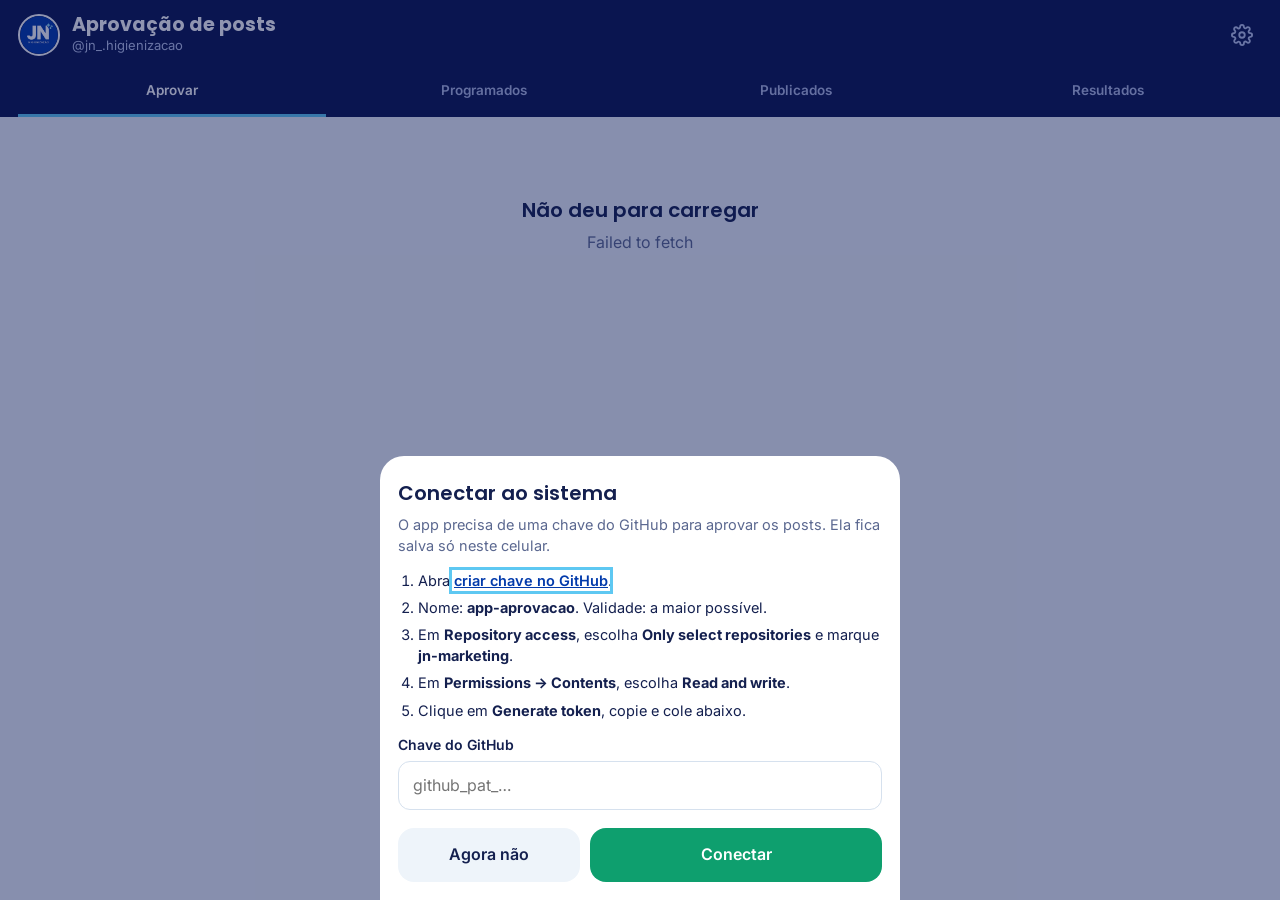
<file: app/index.html>
<!doctype html>
<html lang="pt-BR">
<head>
<meta charset="utf-8">
<meta name="viewport" content="width=device-width, initial-scale=1, viewport-fit=cover">
<title>JN Aprovação</title>
<meta name="theme-color" content="#0B1650">
<meta name="apple-mobile-web-app-capable" content="yes">
<meta name="apple-mobile-web-app-status-bar-style" content="black-translucent">
<meta name="apple-mobile-web-app-title" content="JN Aprova">
<link rel="manifest" href="manifest.json">
<link rel="icon" href="icon-192.png">
<link rel="apple-touch-icon" href="icon-192.png">
<link rel="preconnect" href="https://fonts.googleapis.com">
<link rel="preconnect" href="https://fonts.gstatic.com" crossorigin>
<link href="https://fonts.googleapis.com/css2?family=Poppins:wght@600;700&family=Inter:wght@400;500;600&display=swap" rel="stylesheet">
<style>
:root{
  --noite:#0B1650; --royal:#023AAB; --agua:#5EC8F2; --espuma:#EEF4FA;
  --linha:#D6E1EE; --tinta:#14204F; --suave:#5B6890;
  --ok:#0E9F6E; --ok-claro:#E3F6EE; --nao:#C8384F; --nao-claro:#FBE8EB;
  --raio-g:22px; --raio-p:12px;
  --safe-b: env(safe-area-inset-bottom, 0px);
}
*{box-sizing:border-box;margin:0}
html,body{background:var(--espuma);color:var(--tinta);font:16px/1.45 Inter,system-ui,sans-serif;-webkit-tap-highlight-color:transparent}
button,input,textarea{font:inherit;color:inherit}
button{cursor:pointer;border:0;background:none}
:focus-visible{outline:3px solid var(--agua);outline-offset:2px}
.topo{background:var(--noite);color:#fff;padding:calc(env(safe-area-inset-top,0px) + 14px) 18px 0;position:sticky;top:0;z-index:5}
.marca{display:flex;align-items:center;gap:12px}
.selo{width:42px;height:42px;border-radius:50%;background:var(--royal);color:#fff;display:grid;place-items:center;font:700 17px Poppins,sans-serif;letter-spacing:-.5px;position:relative;flex:none}
img.selo{object-fit:cover;background:none;border:2px solid #fff}
.marca h1{font:700 19px/1.1 Poppins,sans-serif}
.marca p{font-size:13px;color:#B9C4EA}
.abas{display:flex;gap:4px;margin-top:14px}
.aba{flex:1;padding:11px 2px 13px;font-weight:600;font-size:13.5px;white-space:nowrap;color:#AEB9E2;border-bottom:3px solid transparent}
.aba[aria-selected=true]{color:#fff;border-color:var(--agua)}
.aba .n[hidden]{display:none}
.aba .n{display:inline-block;min-width:20px;padding:0 6px;margin-left:4px;border-radius:10px;background:var(--agua);color:var(--noite);font-size:12px;line-height:20px}
main{max-width:520px;margin:0 auto;padding:18px 14px calc(120px + var(--safe-b))}
.vazio{text-align:center;padding:60px 18px;color:var(--suave)}
.vazio strong{display:block;font:600 20px Poppins,sans-serif;color:var(--tinta);margin-bottom:6px}
/* cartão no formato do post do Instagram */
.post{background:#fff;border-radius:var(--raio-g);overflow:hidden;box-shadow:0 1px 0 var(--linha),0 12px 30px -18px rgba(11,22,80,.35);margin-bottom:22px}
.post-cab{display:flex;align-items:center;gap:10px;padding:12px 14px}
.post-cab .selo{width:34px;height:34px;font-size:13px}
.post-cab b{font-weight:600;font-size:14px;display:block}
.post-cab span{font-size:12.5px;color:var(--suave)}
.tipo{margin-left:auto;font-size:12px;font-weight:600;color:var(--royal);background:#E6ECFD;padding:4px 10px;border-radius:20px}
.midia{position:relative;background:#0B1650;display:flex;overflow-x:auto;scroll-snap-type:x mandatory}
.midia::-webkit-scrollbar{display:none}
.midia img,.midia video{width:100%;flex:none;scroll-snap-align:center;display:block;object-fit:cover}
.r-feed img,.r-feed video{aspect-ratio:4/5}
.r-story img,.r-story video{aspect-ratio:9/16;max-height:72vh;object-fit:contain}
.pontos{display:flex;justify-content:center;gap:5px;padding:9px 0 0}
.pontos i{width:6px;height:6px;border-radius:50%;background:var(--linha)}
.pontos i.on{background:var(--royal)}
.corpo{padding:12px 14px 16px}
.quando{display:flex;align-items:center;gap:8px;width:100%;text-align:left;padding:10px 12px;border-radius:var(--raio-p);background:var(--espuma);font-weight:600;font-size:15px}
.quando small{font-weight:400;color:var(--suave);margin-left:auto;font-size:13px}
.legenda{margin-top:10px;white-space:pre-wrap;font-size:14.5px;max-height:7.5em;overflow:hidden;position:relative}
.legenda.aberta{max-height:none}
.legenda:not(.aberta)::after{content:"";position:absolute;inset:auto 0 0;height:2.2em;background:linear-gradient(transparent,#fff)}
.mini{display:flex;gap:16px;margin-top:8px}
.mini button{font-size:14px;font-weight:600;color:var(--royal);padding:6px 0}
.aviso{margin-top:10px;font-size:13.5px;padding:9px 12px;border-radius:var(--raio-p);background:var(--nao-claro);color:#8A1F31}
.acoes{display:grid;grid-template-columns:1fr 1.6fr;gap:10px;padding:0 14px 16px}
.btn{height:54px;border-radius:16px;font-weight:600;font-size:16px;display:flex;align-items:center;justify-content:center;gap:8px}
.btn-nao{background:var(--nao-claro);color:var(--nao)}
.btn-ok{background:var(--ok);color:#fff}
.btn-sec{background:var(--espuma);color:var(--tinta)}
.btn:disabled{opacity:.5}
.status{display:flex;align-items:center;gap:8px;padding:0 14px 16px;font-weight:600;font-size:14.5px}
.status.ok{color:var(--ok)} .status.nao{color:var(--nao)} .status.pub{color:var(--royal)}
.status button{margin-left:auto;font-size:14px;color:var(--suave);font-weight:500;text-decoration:underline}
.barra{position:fixed;left:0;right:0;bottom:0;padding:12px 14px calc(12px + var(--safe-b));background:rgba(238,244,250,.94);backdrop-filter:blur(8px);border-top:1px solid var(--linha)}
.barra .btn{max-width:492px;margin:0 auto;width:100%}
/* folhas (edição e configuração) */
dialog{border:0;padding:0;width:100%;max-width:520px;margin:auto auto 0;border-radius:24px 24px 0 0;background:#fff;color:var(--tinta)}
dialog::backdrop{background:rgba(11,22,80,.45)}
.folha{padding:22px 18px calc(18px + var(--safe-b))}
.folha h2{font:600 20px Poppins,sans-serif;margin-bottom:6px}
.folha p{color:var(--suave);font-size:14.5px;margin-bottom:14px}
.folha label{display:block;font-weight:600;font-size:14px;margin:14px 0 6px}
.folha input,.folha textarea{width:100%;padding:12px 14px;border:1.5px solid var(--linha);border-radius:var(--raio-p);background:#fff;font-size:16px}
.folha textarea{min-height:220px;resize:vertical}
.folha .linha-btn{display:grid;grid-template-columns:1fr 1.6fr;gap:10px;margin-top:18px}
.atalhos{display:flex;flex-wrap:wrap;gap:8px;margin-bottom:12px}.atalhos button{padding:9px 14px;border-radius:20px;background:#E6ECFD;color:var(--royal);font-weight:600;font-size:14px}.atalhos button[aria-pressed=true]{background:var(--royal);color:#fff}
.folha ol{padding-left:20px;font-size:14.5px;color:var(--tinta)} .folha ol li{margin:6px 0}
.folha a{color:var(--royal);font-weight:600}
.toast{position:fixed;left:50%;bottom:calc(96px + var(--safe-b));transform:translate(-50%,20px);opacity:0;background:var(--noite);color:#fff;padding:12px 18px;border-radius:14px;font-weight:600;font-size:14.5px;transition:.25s;z-index:20;max-width:90vw;text-align:center}
.toast.on{opacity:1;transform:translate(-50%,0)}
.carregando{padding:50px 0;text-align:center;color:var(--suave)}
.engrenagem{margin-left:auto;width:40px;height:40px;border-radius:50%;display:grid;place-items:center;color:#B9C4EA}

/* ---------- Resultados ---------- */
.res-topo{display:flex;align-items:center;justify-content:space-between;gap:10px;margin-bottom:14px}
.res-topo small{color:var(--suave);font-size:13px}
.seg{display:inline-flex;background:#fff;border:1px solid var(--linha);border-radius:12px;padding:3px}
.seg button{padding:7px 12px;border-radius:9px;font-weight:600;font-size:13.5px;color:var(--suave)}
.seg button[aria-pressed=true]{background:var(--noite);color:#fff}
.bloco{background:#fff;border-radius:var(--raio-g);padding:16px;margin-bottom:14px;box-shadow:0 1px 0 var(--linha)}
.bloco h2{font:600 16px Poppins,sans-serif;margin-bottom:2px}
.bloco .sub{font-size:13px;color:var(--suave);margin-bottom:12px}
.heroi{display:flex;align-items:flex-end;gap:14px}
.heroi .num{font:700 56px/1 Poppins,sans-serif;color:var(--noite);letter-spacing:-1px}
.heroi .var{font-weight:600;font-size:14px;padding-bottom:8px}
.var.sobe{color:var(--ok)} .var.igual{color:var(--suave)} .var.desce{color:var(--nao)}
.kpis{display:grid;grid-template-columns:1fr 1fr;gap:10px;margin-bottom:14px}
.kpi{background:#fff;border-radius:18px;padding:14px;box-shadow:0 1px 0 var(--linha)}
.kpi b{display:block;font:700 28px/1.1 Poppins,sans-serif;color:var(--noite)}
.kpi span{font-size:13.5px;color:var(--suave)}
.kpi.nd b{color:#9AA6C4;font-size:20px}
.graf{position:relative}
.graf svg{width:100%;height:auto;display:block;overflow:visible}
.graf .tip{position:absolute;transform:translate(-50%,-100%);background:var(--noite);color:#fff;font-size:12.5px;font-weight:600;padding:5px 9px;border-radius:8px;white-space:nowrap;pointer-events:none;opacity:0;transition:opacity .12s}
.graf .tip.on{opacity:1}
.ranking{list-style:none;padding:0;margin:0}
.ranking li{display:grid;grid-template-columns:56px 1fr auto;gap:12px;align-items:center;padding:10px 0;border-top:1px solid var(--espuma)}
.ranking li:first-child{border-top:0}
.ranking img{width:56px;height:70px;object-fit:cover;border-radius:10px;background:var(--espuma)}
.ranking .t{font-size:14px;font-weight:600;line-height:1.3;display:-webkit-box;-webkit-line-clamp:2;-webkit-box-orient:vertical;overflow:hidden}
.ranking .m{font-size:12.5px;color:var(--suave);margin-top:3px}
.ranking .v{text-align:right}
.ranking .v b{display:block;font:700 20px Poppins,sans-serif;color:var(--noite)}
.ranking .v span{font-size:11.5px;color:var(--suave)}
.ranking a{color:inherit;text-decoration:none}
.chips{display:grid;grid-template-columns:auto 1fr;gap:8px 12px;align-items:center;font-size:14px}
.chips b{font-weight:600}
.chips span{display:flex;gap:6px;flex-wrap:wrap}
.chips i{font-style:normal;background:#E6ECFD;color:var(--royal);font-weight:600;padding:3px 9px;border-radius:14px;font-size:13px}
.chips i.hoje{background:var(--royal);color:#fff}
.nota{font-size:13px;color:var(--suave);margin-top:10px}
@media (prefers-reduced-motion:reduce){*{transition:none!important}}
</style>
</head>
<body>
<header class="topo">
  <div class="marca">
    <img class="selo" src="logo.png" alt="" aria-hidden="true">
    <div><h1>Aprovação de posts</h1><p>@jn_.higienizacao</p></div>
    <button class="engrenagem" id="cfg" aria-label="Configurações">
      <svg width="22" height="22" viewBox="0 0 24 24" fill="none" stroke="currentColor" stroke-width="2"><circle cx="12" cy="12" r="3"/><path d="M19.4 15a1.7 1.7 0 0 0 .3 1.8l.1.1a2 2 0 1 1-2.8 2.8l-.1-.1a1.7 1.7 0 0 0-1.8-.3 1.7 1.7 0 0 0-1 1.5V21a2 2 0 1 1-4 0v-.1a1.7 1.7 0 0 0-1.1-1.5 1.7 1.7 0 0 0-1.8.3l-.1.1a2 2 0 1 1-2.8-2.8l.1-.1a1.7 1.7 0 0 0 .3-1.8 1.7 1.7 0 0 0-1.5-1H3a2 2 0 1 1 0-4h.1a1.7 1.7 0 0 0 1.5-1.1 1.7 1.7 0 0 0-.3-1.8l-.1-.1a2 2 0 1 1 2.8-2.8l.1.1a1.7 1.7 0 0 0 1.8.3H9a1.7 1.7 0 0 0 1-1.5V3a2 2 0 1 1 4 0v.1a1.7 1.7 0 0 0 1 1.5 1.7 1.7 0 0 0 1.8-.3l.1-.1a2 2 0 1 1 2.8 2.8l-.1.1a1.7 1.7 0 0 0-.3 1.8V9a1.7 1.7 0 0 0 1.5 1H21a2 2 0 1 1 0 4h-.1a1.7 1.7 0 0 0-1.5 1z"/></svg>
    </button>
  </div>
  <nav class="abas" role="tablist">
    <button class="aba" role="tab" data-aba="pendente" aria-selected="true">Aprovar<span class="n" id="n-pend" hidden></span></button>
    <button class="aba" role="tab" data-aba="programado" aria-selected="false">Programados</button>
    <button class="aba" role="tab" data-aba="publicado" aria-selected="false">Publicados</button>
    <button class="aba" role="tab" data-aba="resultados" aria-selected="false">Resultados</button>
  </nav>
</header>

<main id="lista"><div class="carregando">Carregando…</div></main>

<div class="barra" id="barra" hidden><button class="btn btn-ok" id="aprovar-tudo">Aprovar todos</button></div>

<dialog id="d-legenda"><form method="dialog" class="folha">
  <h2>Editar legenda</h2>
  <textarea id="txt-legenda" aria-label="Legenda"></textarea>
  <div class="linha-btn"><button class="btn btn-sec" value="cancel">Cancelar</button><button class="btn btn-ok" value="ok">Salvar legenda</button></div>
</form></dialog>

<dialog id="d-hora"><form method="dialog" class="folha">
  <h2>Mudar dia e horário</h2>
  <p>Horário de Brasília. O post sai em poucos minutos depois do horário escolhido.</p>
  <div class="atalhos" id="atalhos"></div>
  <input type="datetime-local" id="inp-hora" aria-label="Dia e horário">
  <div class="linha-btn"><button class="btn btn-sec" value="cancel">Cancelar</button><button class="btn btn-ok" value="ok">Salvar horário</button></div>
</form></dialog>

<dialog id="d-cfg"><form method="dialog" class="folha" id="f-cfg">
  <h2>Conectar ao sistema</h2>
  <p>O app precisa de uma chave do GitHub para aprovar os posts. Ela fica salva só neste celular.</p>
  <ol>
    <li>Abra <a href="https://github.com/settings/personal-access-tokens/new" target="_blank" rel="noopener">criar chave no GitHub</a>.</li>
    <li>Nome: <b>app-aprovacao</b>. Validade: a maior possível.</li>
    <li>Em <b>Repository access</b>, escolha <b>Only select repositories</b> e marque <b>jn-marketing</b>.</li>
    <li>Em <b>Permissions → Contents</b>, escolha <b>Read and write</b>.</li>
    <li>Clique em <b>Generate token</b>, copie e cole abaixo.</li>
  </ol>
  <label for="inp-token">Chave do GitHub</label>
  <input id="inp-token" type="password" autocomplete="off" placeholder="github_pat_…">
  <div class="linha-btn"><button class="btn btn-sec" value="cancel" id="cfg-cancel">Agora não</button><button class="btn btn-ok" value="ok">Conectar</button></div>
</form></dialog>

<div class="toast" id="toast" role="status" aria-live="polite"></div>

<script>
const REPO = "JoeversonSK/jn-marketing", BRANCH = "main";
const RAW = `https://raw.githubusercontent.com/${REPO}/${BRANCH}/`;
const API = `https://api.github.com/repos/${REPO}/contents/`;
const TIPOS = {post:"Post", carrossel:"Carrossel", reel:"Reel", story:"Story"};
let aba = "pendente", itens = [], ocupado = false, metricas = null, periodo = "7d";

const $ = s => document.querySelector(s);
const ler = k => { try { return localStorage.getItem(k) } catch { return null } };
const gravar = (k,v) => { try { v==null ? localStorage.removeItem(k) : localStorage.setItem(k,v) } catch {} };
let token = ler("jn_token");

function toast(t){ const el=$("#toast"); el.textContent=t; el.classList.add("on"); clearTimeout(el._t); el._t=setTimeout(()=>el.classList.remove("on"),2600) }

async function gh(path, opt={}){
  const h = {Accept:"application/vnd.github+json"};
  if (token) h.Authorization = `Bearer ${token}`;
  const r = await fetch(API+path+(opt.method?"":`?ref=${BRANCH}&t=${Date.now()}`), {...opt, headers:{...h, ...(opt.headers||{})}, cache:"no-store"});
  if (r.status===401) { gravar("jn_token",null); token=null; throw new Error("A chave do GitHub não é válida. Conecte de novo em Configurações.") }
  if (r.status===403 && opt.method) throw new Error("A chave não tem permissão de escrita. Crie de novo com Contents: Read and write.");
  if (r.status===404) return null;
  if (!r.ok) throw new Error(`O GitHub respondeu ${r.status}. Tente de novo em instantes.`);
  return r.json();
}
const b64dec = s => new TextDecoder().decode(Uint8Array.from(atob(s.replace(/\n/g,"")), c=>c.charCodeAt(0)));
const b64enc = s => { const b=new TextEncoder().encode(s); let t=""; b.forEach(c=>t+=String.fromCharCode(c)); return btoa(t) };

async function carregarPasta(pasta){
  const lista = await gh(pasta) || [];
  const dirs = lista.filter(x=>x.type==="dir");
  return Promise.all(dirs.map(async d=>{
    const f = await gh(`${pasta}/${d.name}/post.json`);
    if (!f) return null;
    try { return {pasta, nome:d.name, sha:f.sha, dados:JSON.parse(b64dec(f.content))} } catch { return null }
  })).then(a=>a.filter(Boolean));
}

function estado(it){
  const d=it.dados;
  if (it.pasta==="publicado" || d.media_id) return "publicado";
  if (d.recusado) return "recusado";
  if (d.falhou) return "falhou";
  return d.aprovado ? "programado" : "pendente";
}

async function carregar(){
  $("#lista").innerHTML='<div class="carregando">Carregando…</div>';
  try{
    const [a,b,m] = await Promise.all([carregarPasta("conteudo"), carregarPasta("publicado"),
      gh("dados/metricas.json").then(f=>f?JSON.parse(b64dec(f.content)):null).catch(()=>null)]);
    itens = [...a, ...b]; metricas = m;
    desenhar();
  }catch(e){ $("#lista").innerHTML=`<div class="vazio"><strong>Não deu para carregar</strong>${e.message}</div>` }
}

function dataBR(iso){
  const d=new Date(iso);
  const dia=d.toLocaleDateString("pt-BR",{weekday:"long",day:"2-digit",month:"2-digit",timeZone:"America/Sao_Paulo"});
  const h=d.toLocaleTimeString("pt-BR",{hour:"2-digit",minute:"2-digit",timeZone:"America/Sao_Paulo"});
  return {dia:dia.charAt(0).toUpperCase()+dia.slice(1), h};
}
function falta(iso){
  const m=Math.round((new Date(iso)-Date.now())/60000);
  if (m<0) return "horário já passou";
  if (m<60) return `em ${m} min`;
  if (m<1440) return `em ${Math.round(m/60)} h`;
  return `em ${Math.round(m/1440)} dia(s)`;
}

function cartao(it){
  const d=it.dados, st=estado(it), story=d.tipo==="story"||d.tipo==="reel";
  const arqs = d.tipo==="reel" ? [d.arquivos[0]] : d.arquivos;
  const midia = arqs.map(a=>{
    const u=RAW+`${it.pasta}/${it.nome}/${a}`;
    return a.toLowerCase().endsWith(".mp4")
      ? `<video src="${u}" ${d.capa?`poster="${RAW}${it.pasta}/${it.nome}/${d.capa}"`:""} controls playsinline preload="metadata"></video>`
      : `<img src="${u}" alt="Arte ${TIPOS[d.tipo]||""}" loading="lazy">`;
  }).join("");
  const {dia,h}=dataBR(d.publicar_em);
  const pontos = arqs.length>1 ? `<div class="pontos">${arqs.map((_,i)=>`<i class="${i?"":"on"}"></i>`).join("")}</div>` : "";
  const leg = d.legenda ? `<div class="legenda" data-leg><b>jn_.higienizacao</b> ${esc(d.legenda)}</div>` : "";
  const editar = st==="publicado" ? "" : `<div class="mini">${d.tipo!=="story"?'<button data-acao="legenda">Editar legenda</button>':""}${d.legenda?'<button data-acao="mais">Ver tudo</button>':""}</div>`;
  const erro = d.ultimo_erro && st!=="publicado" ? `<div class="aviso">Último erro ao publicar: ${esc(d.ultimo_erro)}</div>` : "";
  let rodape="";
  if (st==="pendente") rodape=`<div class="acoes"><button class="btn btn-nao" data-acao="recusar">Recusar</button><button class="btn btn-ok" data-acao="aprovar">Aprovar</button></div>`;
  else if (st==="programado") rodape=`<div class="status ok">✓ Aprovado · sai ${falta(d.publicar_em)}<button data-acao="desfazer">Desfazer</button></div>`;
  else if (st==="recusado") rodape=`<div class="status nao">Recusado<button data-acao="desfazer">Desfazer</button></div>`;
  else if (st==="falhou") rodape=`<div class="status nao">Falhou ao publicar<button data-acao="tentar">Tentar de novo</button></div>`;
  else rodape=`<div class="status pub">Publicado no Instagram</div>`;
  return `<article class="post" data-nome="${it.nome}" data-pasta="${it.pasta}">
    <div class="post-cab"><img class="selo" src="logo.png" alt="" aria-hidden="true"><div><b>jn_.higienizacao</b><span>Juazeiro do Norte</span></div><span class="tipo">${TIPOS[d.tipo]||d.tipo}</span></div>
    <div class="midia ${story?"r-story":"r-feed"}">${midia}</div>${pontos}
    <div class="corpo">
      <button class="quando" data-acao="${st==="publicado"?"":"hora"}" ${st==="publicado"?"disabled":""}>${dia}, ${h}<small>${st==="publicado"?"":"mudar"}</small></button>
      ${leg}${editar}${erro}
    </div>${rodape}</article>`;
}
const esc = s => String(s).replace(/[&<>"]/g, c=>({"&":"&amp;","<":"&lt;",">":"&gt;",'"':"&quot;"}[c]));

function desenhar(){
  if (aba==="resultados") { const n=$("#n-pend"); const p=itens.filter(i=>estado(i)==="pendente").length; n.hidden=!p; n.textContent=p; $("#barra").hidden=true; return desenharResultados() }
  const pend = itens.filter(i=>estado(i)==="pendente");
  const n=$("#n-pend"); n.hidden=!pend.length; n.textContent=pend.length;
  let vis;
  if (aba==="pendente") vis=pend;
  else if (aba==="programado") vis=itens.filter(i=>["programado","recusado","falhou"].includes(estado(i)));
  else vis=itens.filter(i=>estado(i)==="publicado").reverse();
  vis.sort((a,b)=>aba==="publicado"?0:a.dados.publicar_em.localeCompare(b.dados.publicar_em));
  const vazio = {pendente:["Tudo aprovado","Quando tiver post novo, ele aparece aqui."],
                 programado:["Nada programado","Aprove posts na aba Aprovar."],
                 publicado:["Nada publicado ainda","Os posts publicados aparecem aqui."]}[aba];
  $("#lista").innerHTML = vis.length ? vis.map(cartao).join("") : `<div class="vazio"><strong>${vazio[0]}</strong>${vazio[1]}</div>`;
  $("#barra").hidden = !(aba==="pendente" && pend.length>1);
  document.querySelectorAll(".midia").forEach(m=>m.addEventListener("scroll",()=>{
    const i=Math.round(m.scrollLeft/m.clientWidth), p=m.nextElementSibling;
    if (p&&p.classList.contains("pontos")) [...p.children].forEach((x,j)=>x.classList.toggle("on",j===i));
  },{passive:true}));
}

async function salvar(it, mudar, msg){
  if (!token) { abrirCfg(); throw new Error("Conecte o app primeiro.") }
  const f = await gh(`${it.pasta}/${it.nome}/post.json`);   // pega a versão mais nova
  const dados = {...JSON.parse(b64dec(f.content)), ...mudar};
  Object.keys(mudar).forEach(k=>{ if (mudar[k]===undefined) delete dados[k] });
  const r = await gh(`${it.pasta}/${it.nome}/post.json`, {method:"PUT", body:JSON.stringify({
    message:`${msg}: ${it.nome}`, branch:BRANCH, sha:f.sha,
    content:b64enc(JSON.stringify(dados,null,2)+"\n")})});
  it.dados=dados; it.sha=r.content.sha;
}

async function agir(acao, art){
  const it = itens.find(i=>i.nome===art.dataset.nome && i.pasta===art.dataset.pasta);
  if (!it || ocupado) return;
  if (acao==="mais"){ art.querySelector("[data-leg]")?.classList.toggle("aberta"); return }
  if (acao==="legenda"){ $("#txt-legenda").value=it.dados.legenda||""; $("#d-legenda").showModal(); $("#d-legenda")._it=it; return }
  if (acao==="hora"){
    const d=new Date(it.dados.publicar_em), l=new Date(d.getTime()-3*3600e3);
    $("#inp-hora").value=l.toISOString().slice(0,16); montarAtalhos(); $("#d-hora").showModal(); $("#d-hora")._it=it; return }
  const ops = {
    aprovar:[{aprovado:true, recusado:undefined},"Aprovado pelo app","Aprovado. Vai sair no horário."],
    recusar:[{aprovado:false, recusado:true},"Recusado pelo app","Recusado. Não vai ser publicado."],
    desfazer:[{aprovado:false, recusado:undefined},"Voltou para aprovação","Voltou para Para aprovar."],
    tentar:[{falhou:undefined, tentativas:undefined, ultimo_erro:undefined},"Nova tentativa","Vai tentar de novo na próxima hora."],
  }[acao];
  if (!ops) return;
  await executar(art, ()=>salvar(it, ops[0], ops[1]), ops[2]);
}

async function executar(art, fn, ok){
  ocupado=true; art?.querySelectorAll("button").forEach(b=>b.disabled=true);
  try{ await fn(); toast(ok); desenhar() }
  catch(e){ toast(e.message); art?.querySelectorAll("button").forEach(b=>b.disabled=false) }
  finally{ ocupado=false }
}

$("#lista").addEventListener("click", e=>{
  const b=e.target.closest("[data-acao]"); if(!b||!b.dataset.acao) return;
  agir(b.dataset.acao, b.closest(".post"));
});
document.querySelectorAll(".aba").forEach(b=>b.addEventListener("click",()=>{
  aba=b.dataset.aba; document.querySelectorAll(".aba").forEach(x=>x.setAttribute("aria-selected",x===b)); desenhar(); scrollTo(0,0);
}));
$("#aprovar-tudo").addEventListener("click", async ()=>{
  const pend=itens.filter(i=>estado(i)==="pendente");
  await executar(null, async()=>{ for (const it of pend) await salvar(it,{aprovado:true,recusado:undefined},"Aprovado pelo app") },
    `${pend.length} posts aprovados.`);
});
$("#d-legenda").addEventListener("close", async e=>{
  const d=e.target; if (d.returnValue!=="ok") return;
  const it=d._it, t=$("#txt-legenda").value.trim();
  if (t.length>2200) return toast("A legenda passou de 2.200 caracteres.");
  await executar(null, ()=>salvar(it,{legenda:t},"Legenda editada pelo app"), "Legenda salva.");
});
$("#d-hora").addEventListener("close", async e=>{
  const d=e.target; if (d.returnValue!=="ok" || !$("#inp-hora").value) return;
  const iso=$("#inp-hora").value+":00-03:00";
  await executar(null, ()=>salvar(d._it,{publicar_em:iso},"Horário mudado pelo app"), "Horário salvo.");
});

/* ---------- Resultados ---------- */
const fmt = v => v==null ? "—" : Number(v).toLocaleString("pt-BR");
const NOMES_DIA = {seg:"Segunda",ter:"Terça",qua:"Quarta",qui:"Quinta",sex:"Sexta",sab:"Sábado",dom:"Domingo"};
const TIPO_IG = {feed:"Post",reels:"Reel",reel:"Reel",story:"Story",carousel_album:"Carrossel",image:"Post",video:"Vídeo"};

function imagemPropria(mediaId){
  const it = itens.find(i=>i.dados.media_id===mediaId);
  if (!it) return null;
  const d=it.dados, a=d.capa || d.arquivos.find(x=>/\.jpe?g$/i.test(x));
  return a ? RAW+`${it.pasta}/${it.nome}/${a}` : null;
}

function grafBarras(pontos, rotulo){   // pontos: [{x:"dd/mm", v:n, dica:"..."}]
  const W=340,H=150,pb=22,pt=8,n=pontos.length; if(!n) return "";
  const max=Math.max(1,...pontos.map(p=>p.v||0)), passo=W/n, larg=Math.max(4,passo-2);
  const y=v=>pt+(H-pb-pt)*(1-v/max);
  const grade=[0.5,1].map(f=>`<line x1="0" x2="${W}" y1="${y(max*f)}" y2="${y(max*f)}" stroke="#E3EAF3" stroke-width="1"/><text x="${W}" y="${y(max*f)-4}" text-anchor="end" font-size="10" fill="#8A96B8">${fmt(Math.round(max*f))}</text>`).join("");
  const barras=pontos.map((p,i)=>{
    const x=i*passo+(passo-larg)/2, h=Math.max((H-pb-pt)*((p.v||0)/max),p.v?2:0), y0=H-pb, r=Math.min(4,larg/2,h);
    const d = h? `M${x},${y0} V${y0-h+r} Q${x},${y0-h} ${x+r},${y0-h} H${x+larg-r} Q${x+larg},${y0-h} ${x+larg},${y0-h+r} V${y0} Z` : "";
    return `<path d="${d}" fill="#023AAB"/><rect x="${i*passo}" y="0" width="${passo}" height="${H}" fill="transparent" data-tip="${esc(p.dica)}" data-cx="${x+larg/2}" data-cy="${y0-h}"/>`;
  }).join("");
  const cada=Math.ceil(n/6);
  const eixo=pontos.map((p,i)=> i%cada===0||i===n-1 ? `<text x="${i*passo+passo/2}" y="${H-6}" text-anchor="middle" font-size="10" fill="#8A96B8">${p.x}</text>`:"").join("");
  return `<div class="graf" role="img" aria-label="${esc(rotulo)}"><svg viewBox="0 0 ${W} ${H}">${grade}<line x1="0" x2="${W}" y1="${H-pb}" y2="${H-pb}" stroke="#C9D5E6"/>${barras}${eixo}</svg><div class="tip"></div></div>`;
}

function grafLinha(pontos, rotulo){
  const W=340,H=130,pb=22,pt=14,n=pontos.length;
  const vs=pontos.map(p=>p.v), min=Math.min(...vs), max=Math.max(...vs), faixa=Math.max(1,max-min);
  const x=i=> n===1? W/2 : 6+(W-40)*i/(n-1), y=v=>pt+(H-pb-pt)*(1-(v-min)/faixa);
  const linha=pontos.map((p,i)=>`${i?"L":"M"}${x(i)},${y(p.v)}`).join(" ");
  const ult=pontos[n-1];
  const alvos=pontos.map((p,i)=>`<rect x="${x(i)-12}" y="0" width="24" height="${H}" fill="transparent" data-tip="${esc(p.dica)}" data-cx="${x(i)}" data-cy="${y(p.v)}"/>`).join("");
  const eixo=[0,n-1].filter((v,i,a)=>a.indexOf(v)===i).map(i=>`<text x="${x(i)}" y="${H-6}" text-anchor="${i?"end":"start"}" font-size="10" fill="#8A96B8">${pontos[i].x}</text>`).join("");
  return `<div class="graf" role="img" aria-label="${esc(rotulo)}"><svg viewBox="0 0 ${W} ${H}"><line x1="0" x2="${W}" y1="${H-pb}" y2="${H-pb}" stroke="#C9D5E6"/>
    <path d="${linha}" fill="none" stroke="#023AAB" stroke-width="2" stroke-linejoin="round" stroke-linecap="round"/>
    <circle cx="${x(n-1)}" cy="${y(ult.v)}" r="4.5" fill="#023AAB" stroke="#fff" stroke-width="2"/>
    <text x="${x(n-1)+8}" y="${y(ult.v)+4}" font-size="12" font-weight="700" fill="#14204F">${fmt(ult.v)}</text>${alvos}${eixo}</svg><div class="tip"></div></div>`;
}

function ligarDicas(raiz){
  raiz.querySelectorAll(".graf").forEach(g=>{
    const tip=g.querySelector(".tip"), svg=g.querySelector("svg");
    const mostrar=e=>{ const r=e.target.closest("[data-tip]"); if(!r){tip.classList.remove("on");return}
      const k=svg.getBoundingClientRect().width/svg.viewBox.baseVal.width;
      tip.textContent=r.dataset.tip; tip.style.left=(r.dataset.cx*k)+"px"; tip.style.top=(r.dataset.cy*k-6)+"px"; tip.classList.add("on") };
    svg.addEventListener("pointermove",mostrar); svg.addEventListener("pointerdown",mostrar);
    svg.addEventListener("pointerleave",()=>tip.classList.remove("on"));
  });
}

function desenharResultados(){
  const m=metricas, L=$("#lista");
  if(!m){ L.innerHTML=`<div class="vazio"><strong>Ainda sem números</strong>O robô coleta os resultados do Instagram de hora em hora. Volte daqui a pouco.</div>`; return }
  const c=m.conta[periodo]||{}, hist=m.historico||[];
  const seg=m.perfil.followers_count, dias=periodo==="7d"?7:28;
  const base=[...hist].reverse().find(h=>(new Date(m.atualizado_em)-new Date(h.data+"T12:00:00-03:00"))/864e5>=dias-0.5) || hist[0];
  const dif = base && base.data!==m.atualizado_em.slice(0,10) ? seg-base.seguidores : null;
  const varTxt = dif==null ? "" : dif>0 ? `<span class="var sobe">+${dif} desde ${base.data.slice(8,10)}/${base.data.slice(5,7)}</span>` : dif<0 ? `<span class="var desce">${dif} desde ${base.data.slice(8,10)}/${base.data.slice(5,7)}</span>` : `<span class="var igual">igual a ${base.data.slice(8,10)}/${base.data.slice(5,7)}</span>`;
  const kpi=(v,t)=>`<div class="kpi ${v==null?"nd":""}"><b>${v==null?"indisponível":fmt(v)}</b><span>${t}</span></div>`;
  const quando=new Date(m.atualizado_em).toLocaleString("pt-BR",{day:"2-digit",month:"2-digit",hour:"2-digit",minute:"2-digit",timeZone:"America/Sao_Paulo"});

  const serie=(m.series.reach||[]).slice(-dias).map(p=>({x:p.data.slice(8,10)+"/"+p.data.slice(5,7),v:p.valor,dica:`${p.data.slice(8,10)}/${p.data.slice(5,7)}: ${fmt(p.valor)} contas`}));
  const histP=hist.map(h=>({x:h.data.slice(8,10)+"/"+h.data.slice(5,7),v:h.seguidores,dica:`${h.data.slice(8,10)}/${h.data.slice(5,7)}: ${fmt(h.seguidores)} seguidores`}));

  const posts=[...m.posts].sort((a,b)=>(b.reach||0)-(a.reach||0));
  const linhaPost=p=>{const img=imagemPropria(p.id)||p.imagem||"", d=new Date(p.data);
    const dt=d.toLocaleDateString("pt-BR",{day:"2-digit",month:"2-digit",timeZone:"America/Sao_Paulo"})+" às "+d.toLocaleTimeString("pt-BR",{hour:"2-digit",minute:"2-digit",timeZone:"America/Sao_Paulo"});
    const extra = p.navigation!=null ? `${fmt(p.views)} visualizações · ${fmt(p.navigation)} toques` : `${fmt(p.views)} visualizações · ${fmt(p.total_interactions)} interações`;
    return `<li><a href="${p.link||"#"}" target="_blank" rel="noopener"><img src="${img}" alt="" loading="lazy" onerror="this.style.visibility='hidden'"></a>
      <div><div class="t">${esc(p.legenda||TIPO_IG[p.tipo]||"Story")}</div><div class="m">${p.tipo==="story"?"":(TIPO_IG[p.tipo]||"Post")+" · "}${dt}<br>${extra}</div></div>
      <div class="v"><b>${fmt(p.reach)}</b><span>alcance</span></div></li>`};
  const stories=(m.stories||[]).map(s=>({...s,tipo:"story",legenda:"Story"}));

  let horas="";
  const hz=m.horarios||{};
  if (hz.por_hora){
    const pts=[...Array(24).keys()].map(h=>({x:h+"h",v:hz.por_hora[h]||0,dica:`${h}h: ${fmt(hz.por_hora[h]||0)}`}));
    horas=grafBarras(pts,"Atividade por horário")+`<p class="nota">Melhores horários: <b>${(hz.melhores||[]).map(h=>h+"h").join(", ")}</b>. Fonte: ${esc(hz.fonte)}.</p>`;
  } else if (hz.por_dia){
    const hoje=["dom","seg","ter","qua","qui","sex","sab"][new Date().getDay()];
    horas=`<div class="chips">${["seg","ter","qua","qui","sex","sab","dom"].map(d=>`<b>${NOMES_DIA[d]}</b><span>${hz.por_dia[d].map(h=>`<i class="${d===hoje?"hoje":""}">${h}h</i>`).join("")}</span>`).join("")}</div>
      <p class="nota">Por enquanto usamos a média geral do Instagram no Brasil. Com 100 seguidores, a Meta libera o horário em que os <b>seus</b> seguidores estão online, e esta lista passa a ser só da JN.</p>`;
  }

  L.innerHTML=`
    <div class="res-topo"><small>Atualizado ${quando}</small>
      <div class="seg" role="group" aria-label="Período"><button data-per="7d" aria-pressed="${periodo==="7d"}">7 dias</button><button data-per="28d" aria-pressed="${periodo==="28d"}">28 dias</button></div></div>
    <section class="bloco"><h2>Seguidores</h2><div class="heroi"><span class="num">${fmt(seg)}</span>${varTxt}</div>
      ${histP.length>1 ? grafLinha(histP,"Seguidores por dia") : `<p class="nota">O gráfico de seguidores começa a aparecer a partir de amanhã, quando tivermos dois dias de dados.</p>`}</section>
    <div class="kpis">${kpi(c.reach,"Contas alcançadas")}${kpi(c.views,"Visualizações")}${kpi(c.profile_views,"Visitas ao perfil")}${kpi(c.profile_links_taps,"Toques no link da bio")}</div>
    ${serie.length?`<section class="bloco"><h2>Contas alcançadas por dia</h2><p class="sub">Toque numa barra para ver o número.</p>${grafBarras(serie,"Contas alcançadas por dia")}</section>`:""}
    <section class="bloco"><h2>Posts e Reels</h2><p class="sub">Do maior para o menor alcance.</p>
      ${posts.length?`<ul class="ranking">${posts.slice(0,8).map(linhaPost).join("")}</ul>`:`<p class="nota">Nenhum post ainda.</p>`}</section>
    ${stories.length?`<section class="bloco"><h2>Stories das últimas 24 horas</h2><p class="sub">Toques = pessoas que avançaram, voltaram ou saíram.</p><ul class="ranking">${stories.map(linhaPost).join("")}</ul></section>`:""}
    <section class="bloco"><h2>Melhores horários para postar</h2><p class="sub">O sistema programa os posts nesses horários.</p>${horas}</section>`;
  L.querySelectorAll("[data-per]").forEach(b=>b.onclick=()=>{periodo=b.dataset.per; desenharResultados()});
  ligarDicas(L);
}

function montarAtalhos(){
  const hojeBR = new Date(Date.now()-3*3600e3);
  const dia = n => { const d=new Date(hojeBR.getTime()+n*864e5); return d.toISOString().slice(0,10) };
  const op = [["Hoje 12h",0,"12:00"],["Hoje 19h",0,"19:00"],["Hoje 21h",0,"21:00"],["Amanhã 9h",1,"09:00"],["Amanhã 12h",1,"12:00"],["Amanhã 19h",1,"19:00"],["Amanhã 21h",1,"21:00"]];
  const agora = hojeBR.toISOString().slice(0,16);
  $("#atalhos").innerHTML = op.map(([t,n,h])=>{const v=`${dia(n)}T${h}`; return v>agora?`<button type="button" data-v="${v}">${t}</button>`:""}).join("");
  $("#atalhos").querySelectorAll("button").forEach(b=>b.onclick=()=>{ $("#inp-hora").value=b.dataset.v;
    $("#atalhos").querySelectorAll("button").forEach(x=>x.setAttribute("aria-pressed",x===b)) });
}
function abrirCfg(){ $("#inp-token").value=""; $("#d-cfg").showModal() }
$("#cfg").addEventListener("click", abrirCfg);
$("#d-cfg").addEventListener("close", async e=>{
  if (e.target.returnValue!=="ok") return;
  const t=$("#inp-token").value.trim(); if(!t) return;
  token=t; gravar("jn_token",t);
  try{ const r=await fetch(`https://api.github.com/repos/${REPO}`,{headers:{Authorization:`Bearer ${t}`}});
       const j=await r.json();
       if(!r.ok) throw 0;
       toast(j.permissions?.push ? "Conectado. Já pode aprovar." : "Conectado, mas a chave não tem permissão de escrita.");
  }catch{ token=null; gravar("jn_token",null); toast("Essa chave não funcionou. Confira e cole de novo.") }
  carregar();
});
document.addEventListener("visibilitychange",()=>{ if(!document.hidden && !ocupado) carregar() });

carregar();
if (!token) setTimeout(abrirCfg, 400);
</script>
</body>
</html>
</file>
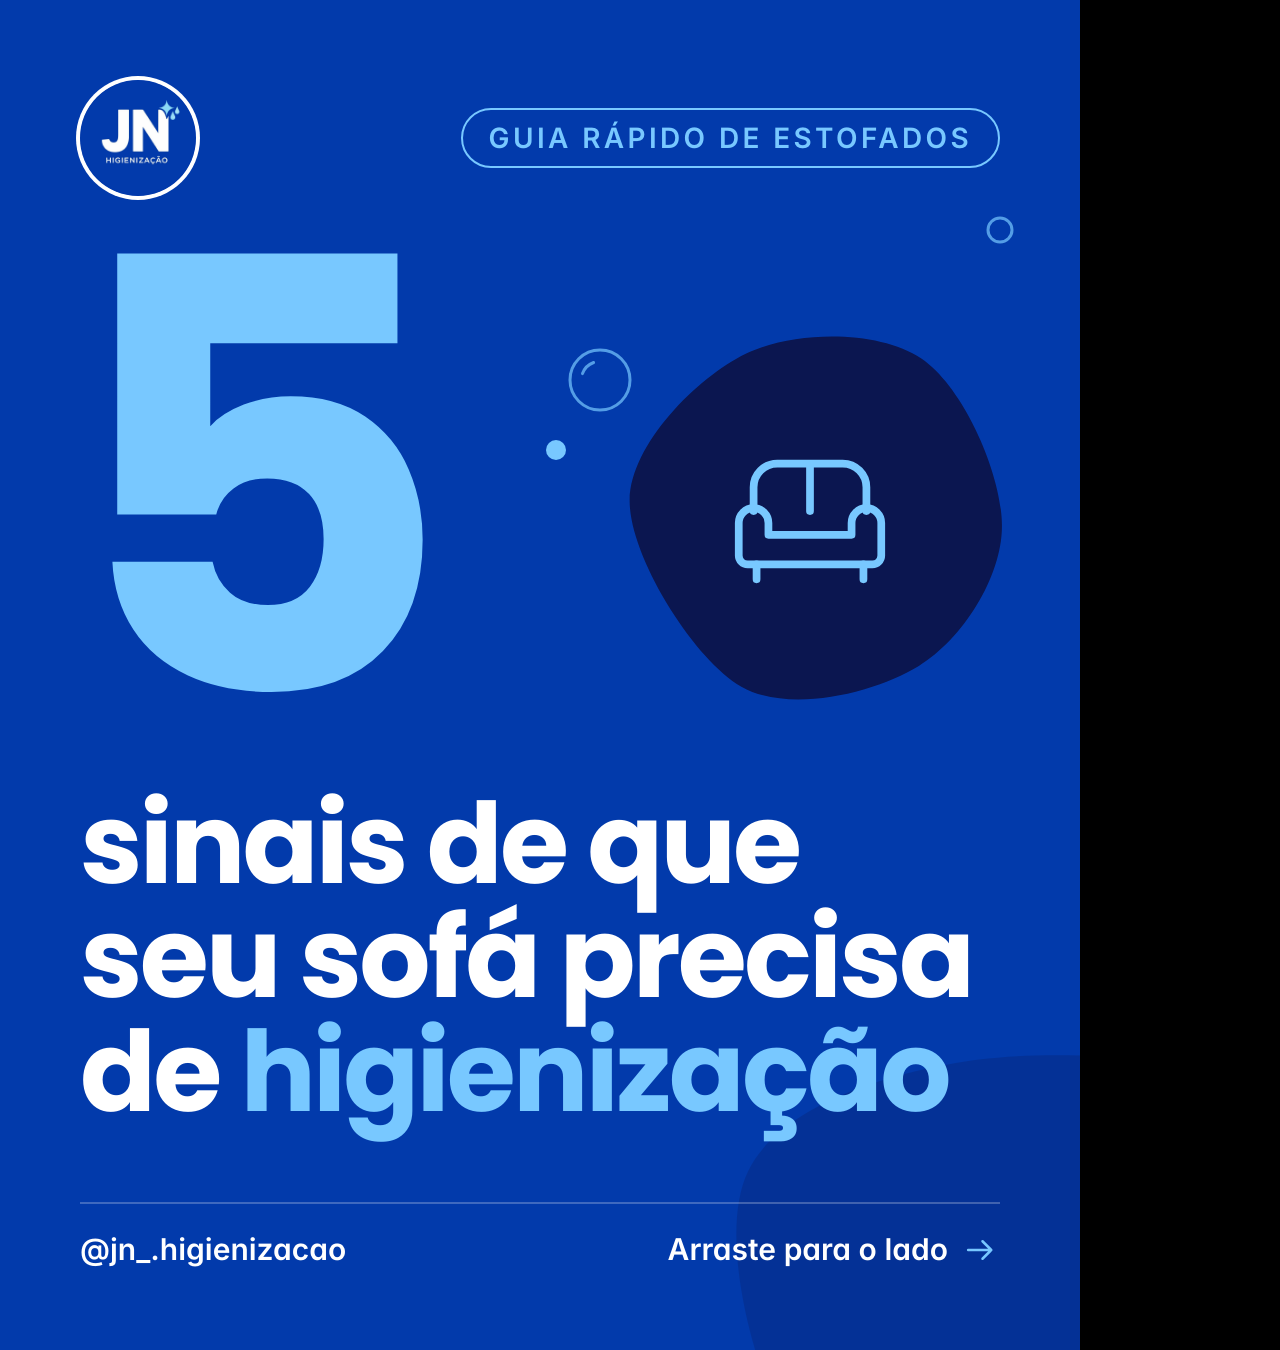
<file: design/templates/carrossel-capa.html>
<!doctype html>
<!--
  Template: carrossel-capa  (1080x1350)
  Capa de carrossel educativo: número gigante + título + ícone.
  Campos: rotulo, numero, titulo, icone, total (nº de cards), instagram, tema (royal|noite)
-->
<html lang="pt-BR"><head><meta charset="utf-8">
<link rel="stylesheet" href="base.css">
<style>
  .c-capa .linha1 { display: flex; align-items: flex-end; justify-content: space-between; margin-top: 64px; }
  .c-capa .numero { font-family: var(--f-display); font-weight: 700; font-size: 600px; line-height: .74; letter-spacing: -0.06em; color: var(--agua-clara); margin-left: -18px; }
  .c-capa .titulo { font-size: 112px; margin-top: 84px; }
  .c-capa .espaco { flex: 1; }
  .c-capa .rodape .arraste { color: var(--tx); }
</style>
<script src="base.js"></script>
</head><body>
<script>
const DEMO = {
  tema: "royal",
  rotulo: "Guia rápido de estofados",
  numero: "5",
  titulo: "sinais de que seu sofá precisa de *higienização*",
  icone: "sofa",
  total: 7,
};
JN.montar((s) => `
<div class="canvas c-capa tema-${s.tema}">
  <div class="deco">
    ${JN.formaBlob({ x: 720, y: 1000, w: 700, h: 640, cor: "var(--noite)", seed: 7, n: 7, irregular: .16, opacidade: .22 })}
    ${JN.bolha({ x: 600, y: 380, r: 30, cor: "var(--agua-clara)", traco: 3, opacidade: .7 })}
    ${JN.bolha({ x: 556, y: 450, r: 10, cheia: true, cor: "var(--agua-clara)" })}
    ${JN.bolha({ x: 1000, y: 230, r: 12, cor: "var(--agua-clara)", traco: 3, opacidade: .7 })}
  </div>
  <div class="conteudo">
    <div class="topo">${JN.marca()}<span class="pilula">${JN.esc(s.rotulo)}</span></div>
    <div class="linha1">
      <div class="numero">${JN.esc(s.numero)}</div>
      ${JN.seloIcone({ icone: s.icone, tam: 380, cor: "var(--noite)", corIcone: "var(--agua-clara)", seed: 5, traco: 2.6 })}
    </div>
    <h1 class="titulo" data-fit="80">${JN.rico(s.titulo)}</h1>
    <div class="espaco"></div>
    <div class="rodape"><span class="handle">${JN.esc(s.instagram || "@jn_.higienizacao")}</span><span class="arraste">Arraste para o lado ${JN.ico("seta", 40, "", 4)}</span></div>
  </div>
</div>`, DEMO);
</script>
</body></html>
</file>
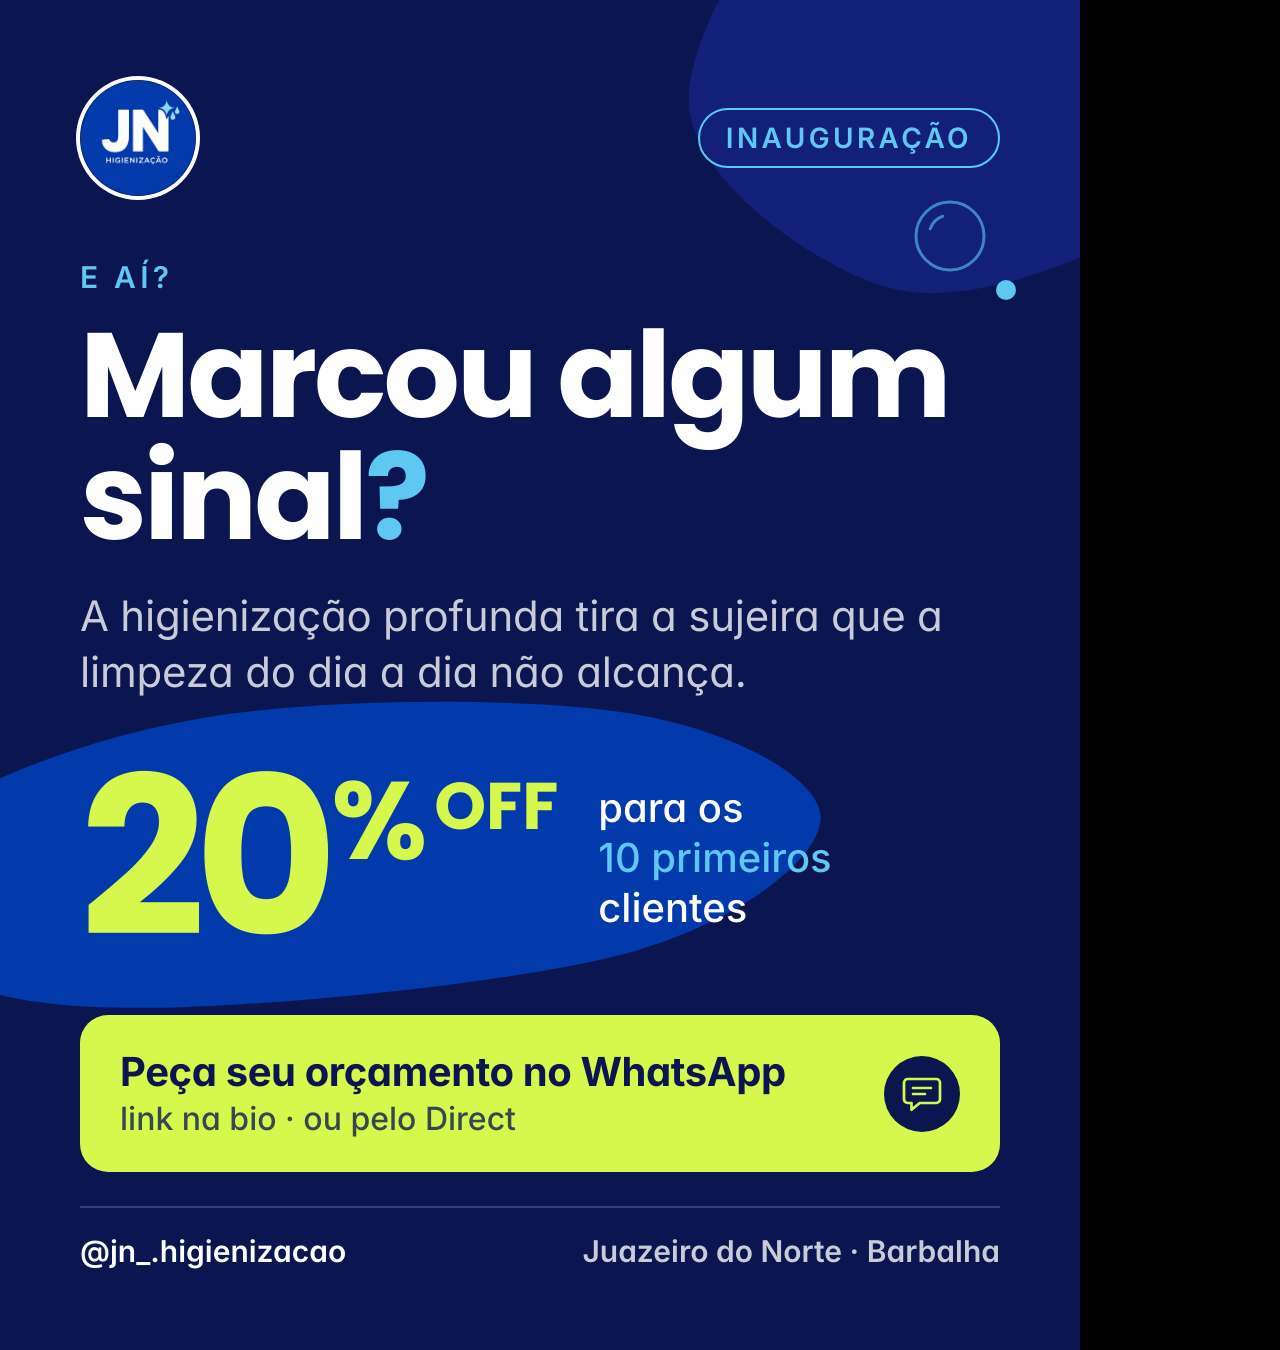
<file: design/templates/carrossel-cta.html>
<!doctype html>
<!--
  Template: carrossel-cta  (1080x1350)
  Fechamento de carrossel: pergunta + oferta + chamada para ação.
  Campos: rotulo, titulo, texto, oferta{valor,para} (opcional), cta, cta_sub, instagram, cidades, tema (noite|royal)
-->
<html lang="pt-BR"><head><meta charset="utf-8">
<link rel="stylesheet" href="base.css">
<style>
  .c-cta .rotulo { margin-top: 64px; }
  .c-cta .titulo { font-size: 120px; margin-top: 18px; }
  .c-cta .corpo { font-size: 42px; margin-top: 30px; max-width: 880px; }
  .c-cta .meio { flex: 1; display: flex; align-items: center; padding: 30px 0; }
  .c-cta .oferta { flex-direction: row; align-items: center; gap: 40px; }
  .c-cta .oferta .quem { margin-top: 0; max-width: 360px; }
  .c-cta .rodape { margin-top: 34px; }
</style>
<script src="base.js"></script>
</head><body>
<script>
const DEMO = {
  tema: "noite",
  rotulo: "E aí?",
  titulo: "Marcou algum sinal*?*",
  texto: "A higienização profunda tira a sujeira que a limpeza do dia a dia não alcança.",
  oferta: { valor: "20", para: "para os *10~primeiros* clientes" },
  cta: "Peça seu orçamento no WhatsApp",
  cta_sub: "link na bio · ou pelo Direct",
};
JN.montar((s) => `
<div class="canvas c-cta tema-${s.tema}">
  <div class="deco">
    ${JN.formaBlob({ x: 720, y: -200, w: 560, h: 520, cor: "var(--noite-2)", seed: 4, n: 6, irregular: .18 })}
    ${JN.bolha({ x: 950, y: 236, r: 34, cor: "var(--agua)", traco: 3, opacidade: .6 })}
    ${JN.bolha({ x: 1006, y: 290, r: 10, cheia: true, cor: "var(--agua)" })}
  </div>
  <div class="conteudo">
    <div class="topo">${JN.marca()}<span class="pilula">Inauguração</span></div>
    <div class="rotulo">${JN.rico(s.rotulo)}</div>
    <h2 class="titulo" data-fit="80">${JN.rico(s.titulo)}</h2>
    <p class="corpo">${JN.rico(s.texto)}</p>
    <div class="meio">${s.oferta ? JN.oferta(s.oferta, 220, { x: -240, y: -60, r: 120, b: -60 }) : ""}</div>
    ${JN.cta(s.cta, s.cta_sub)}
    ${JN.rodape(s)}
  </div>
</div>`, DEMO);
</script>
</body></html>
</file>
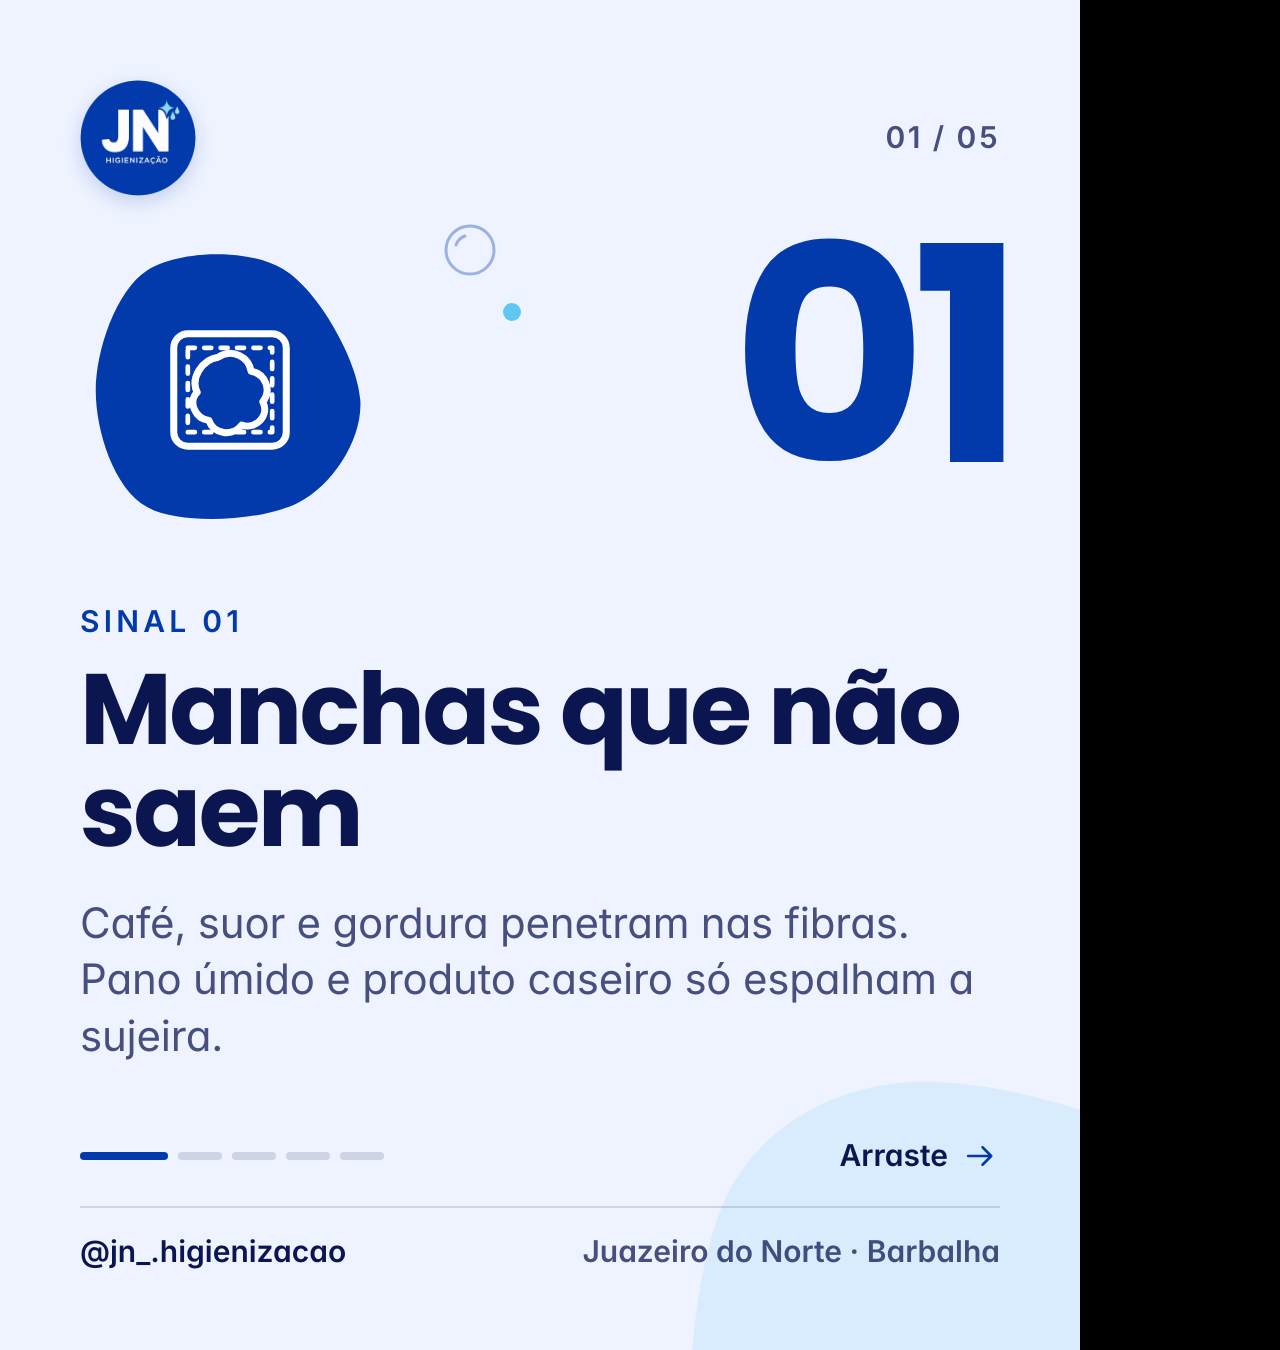
<file: design/templates/carrossel-item.html>
<!doctype html>
<!--
  Template: carrossel-item  (1080x1350)
  Miolo numerado de carrossel educativo (um tópico por card).
  Campos: numero (1..n), total_itens (para a barra), rotulo ("Sinal"), titulo, texto, icone, seed (forma do selo), instagram, tema (gelo|noite)
-->
<html lang="pt-BR"><head><meta charset="utf-8">
<link rel="stylesheet" href="base.css">
<style>
  .c-item .linha1 { display: flex; align-items: flex-start; justify-content: space-between; margin-top: 44px; }
  .c-item .num { font-family: var(--f-display); font-weight: 700; font-size: 300px; line-height: .78; letter-spacing: -0.05em; color: var(--royal); margin-right: -10px; }
  .c-item .rotulo { margin-top: 64px; }
  .c-item .titulo { font-size: 100px; margin-top: 18px; }
  .c-item .corpo { font-size: 42px; margin-top: 34px; max-width: 900px; }
  .c-item .contador { font-weight: 600; font-size: 30px; letter-spacing: .08em; color: var(--tx-2); }
  .c-item .espaco { flex: 1; }
  .c-item .pe { display: flex; align-items: center; justify-content: space-between; margin-bottom: 30px; }
</style>
<script src="base.js"></script>
</head><body>
<script>
const DEMO = {
  tema: "gelo",
  numero: 1,
  total_itens: 5,
  rotulo: "Sinal",
  titulo: "Manchas que não saem",
  texto: "Café, suor e gordura penetram nas fibras. Pano úmido e produto caseiro só espalham a sujeira.",
  icone: "mancha",
  seed: 3,
};
const pad = (n) => String(n).padStart(2, "0");
JN.montar((s) => `
<div class="canvas c-item tema-${s.tema}">
  <div class="deco">
    ${JN.formaBlob({ x: 680, y: 1080, w: 620, h: 520, cor: "var(--agua)", seed: 30 + s.numero, n: 7, irregular: .16, opacidade: .14 })}
    ${JN.bolha({ x: 470, y: 250, r: 24, cor: "var(--royal)", traco: 3, opacidade: .35 })}
    ${JN.bolha({ x: 512, y: 312, r: 9, cheia: true, cor: "var(--agua)" })}
  </div>
  <div class="conteudo">
    <div class="topo">${JN.marca()}<span class="contador">${pad(s.numero)} / ${pad(s.total_itens)}</span></div>
    <div class="linha1">
      ${JN.seloIcone({ icone: s.icone, tam: 300, cor: "var(--royal)", corIcone: "var(--branco)", seed: s.seed || s.numero, traco: 3 })}
      <div class="num">${pad(s.numero)}</div>
    </div>
    <div class="rotulo">${JN.esc(s.rotulo)} ${pad(s.numero)}</div>
    <h2 class="titulo" data-fit="80">${JN.rico(s.titulo)}</h2>
    <p class="corpo">${JN.rico(s.texto)}</p>
    <div class="espaco"></div>
    <div class="pe">${JN.progresso(s.numero, s.total_itens)}<span class="arraste">Arraste ${JN.ico("seta", 40, "", 4)}</span></div>
    ${JN.rodape(s)}
  </div>
</div>`, DEMO);
</script>
</body></html>
</file>
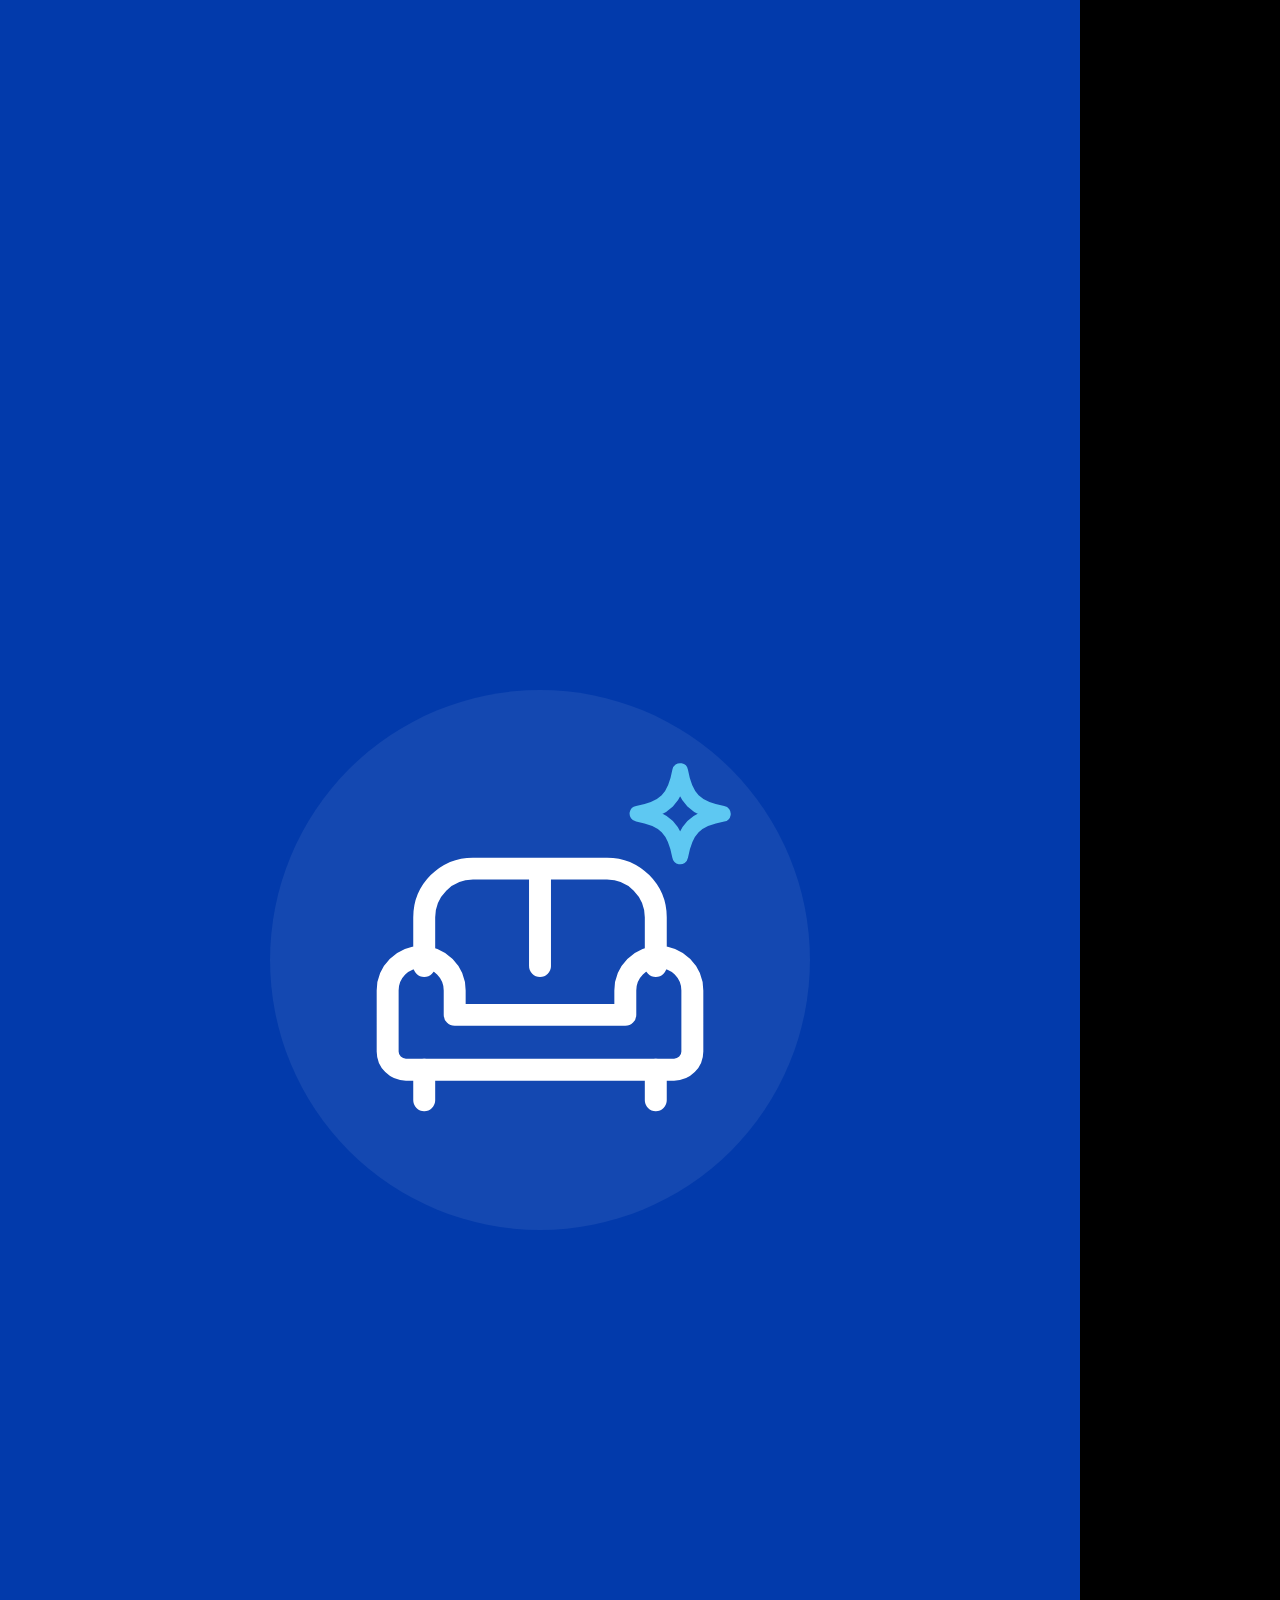
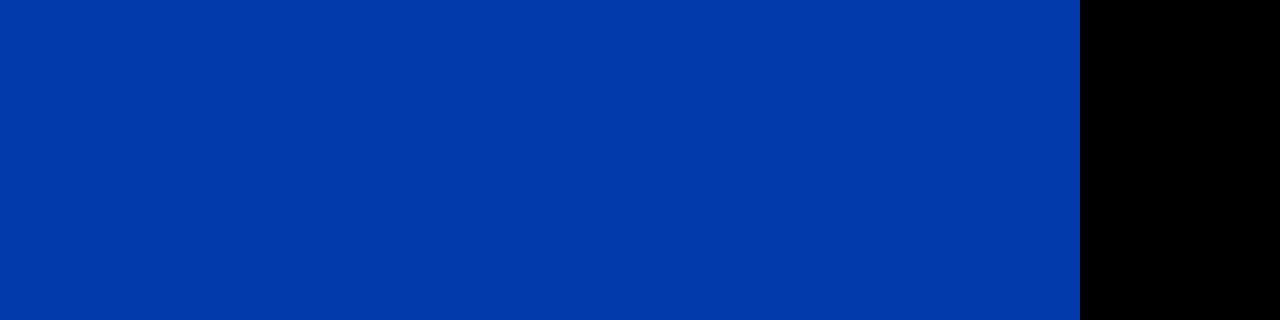
<file: design/templates/destaque-capa.html>
<!doctype html>
<!--
  Template: destaque-capa  (1080x1920)
  Capa de destaque (highlight) do perfil. O Instagram mostra só o círculo central:
  todo o conteúdo fica dentro de um círculo de 600 px de diâmetro centrado em (540, 960).
  Sem texto (o nome do destaque aparece embaixo, no app).
  Campos: icone (promocao | servicos | passos | contato), tema (royal | noite)
  Ícones bicolores: traço branco + detalhe azul-água, mesma espessura nas quatro capas.
-->
<html lang="pt-BR"><head><meta charset="utf-8">
<link rel="stylesheet" href="base.css">
<style>
  .capa-dest { display: grid; place-items: center; }
  .capa-dest .disco { position: absolute; left: 270px; top: 690px; width: 540px; height: 540px; border-radius: 50%; background: rgba(255,255,255,.07); }
  .tema-noite.capa-dest .disco { background: var(--royal); }
  .capa-dest .icone { position: absolute; left: 345px; top: 765px; width: 390px; height: 390px; }
  .capa-dest .icone svg { width: 100%; height: 100%; overflow: visible; }
  /* guia de recorte (só com ?guia) */
  .capa-dest .guia { position: absolute; left: 240px; top: 660px; width: 600px; height: 600px; border-radius: 50%; outline: 3px dashed #f0f; }
</style>
<script src="base.js"></script>
</head><body>
<script>
const B = 'stroke="#FFFFFF"', A = 'stroke="var(--agua)"';
const ICONES = {
  /* etiqueta com % */
  promocao: `
    <g ${B}><path d="M34 7h16a7 7 0 0 1 7 7v16a5 5 0 0 1-1.5 3.5L33.5 55.5a5 5 0 0 1-7 0L8.5 37.5a5 5 0 0 1 0-7L30.5 8.5A5 5 0 0 1 34 7z"/><circle cx="46.5" cy="17.5" r="3.6"/></g>
    <g ${A}><circle cx="24.5" cy="31.5" r="3.4"/><circle cx="36.5" cy="43.5" r="3.4"/><path d="M39 29L22 46"/></g>`,
  /* sofá + brilho */
  servicos: `
    <g ${B}><path d="M13 33v-8a8 8 0 0 1 8-8h22a8 8 0 0 1 8 8v8"/><path d="M32 17.5V33"/><path d="M7 37a5.5 5.5 0 0 1 11 0v4h28v-4a5.5 5.5 0 0 1 11 0v10a3 3 0 0 1-3 3H10a3 3 0 0 1-3-3z"/><path d="M13 50v5M51 50v5"/></g>
    <g ${A}><path d="M55 1c.8 4.5 2.5 6.2 7 7-4.5.8-6.2 2.5-7 7-.8-4.5-2.5-6.2-7-7 4.5-.8 6.2-2.5 7-7z" stroke-width="2.6"/></g>`,
  /* passo a passo: lista com o último passo concluído */
  passos: `
    <g ${B}><circle cx="14" cy="14" r="6.5"/><path d="M28 14h26"/><circle cx="14" cy="32" r="6.5"/><path d="M28 32h26"/><path d="M28 50h18"/></g>
    <g ${A}><circle cx="14" cy="50" r="6.5"/><path d="M10.6 50.2l2.4 2.4 4.6-5"/></g>`,
  /* balão de conversa com reticências (não é o logo de nenhum app) */
  contato: `
    <g ${B}><path d="M14 9h36a8 8 0 0 1 8 8v21a8 8 0 0 1-8 8H31l-12 10v-10h-5a8 8 0 0 1-8-8V17a8 8 0 0 1 8-8z"/></g>
    <g ${A} fill="var(--agua)" stroke-width="0"><circle cx="22" cy="27.5" r="3.6"/><circle cx="32" cy="27.5" r="3.6"/><circle cx="42" cy="27.5" r="3.6"/></g>`,
};
JN.montar((s) => `
<div class="canvas story capa-dest tema-${s.tema}">
  <div class="disco"></div>
  <div class="icone"><svg viewBox="0 0 64 64" fill="none" stroke-width="3.6" stroke-linecap="round" stroke-linejoin="round">${ICONES[s.icone]}</svg></div>
  ${s.guia || /guia/.test(location.search) ? '<div class="guia"></div>' : ""}
</div>`, { tema: "royal", icone: "servicos" });
</script>
</body></html>
</file>
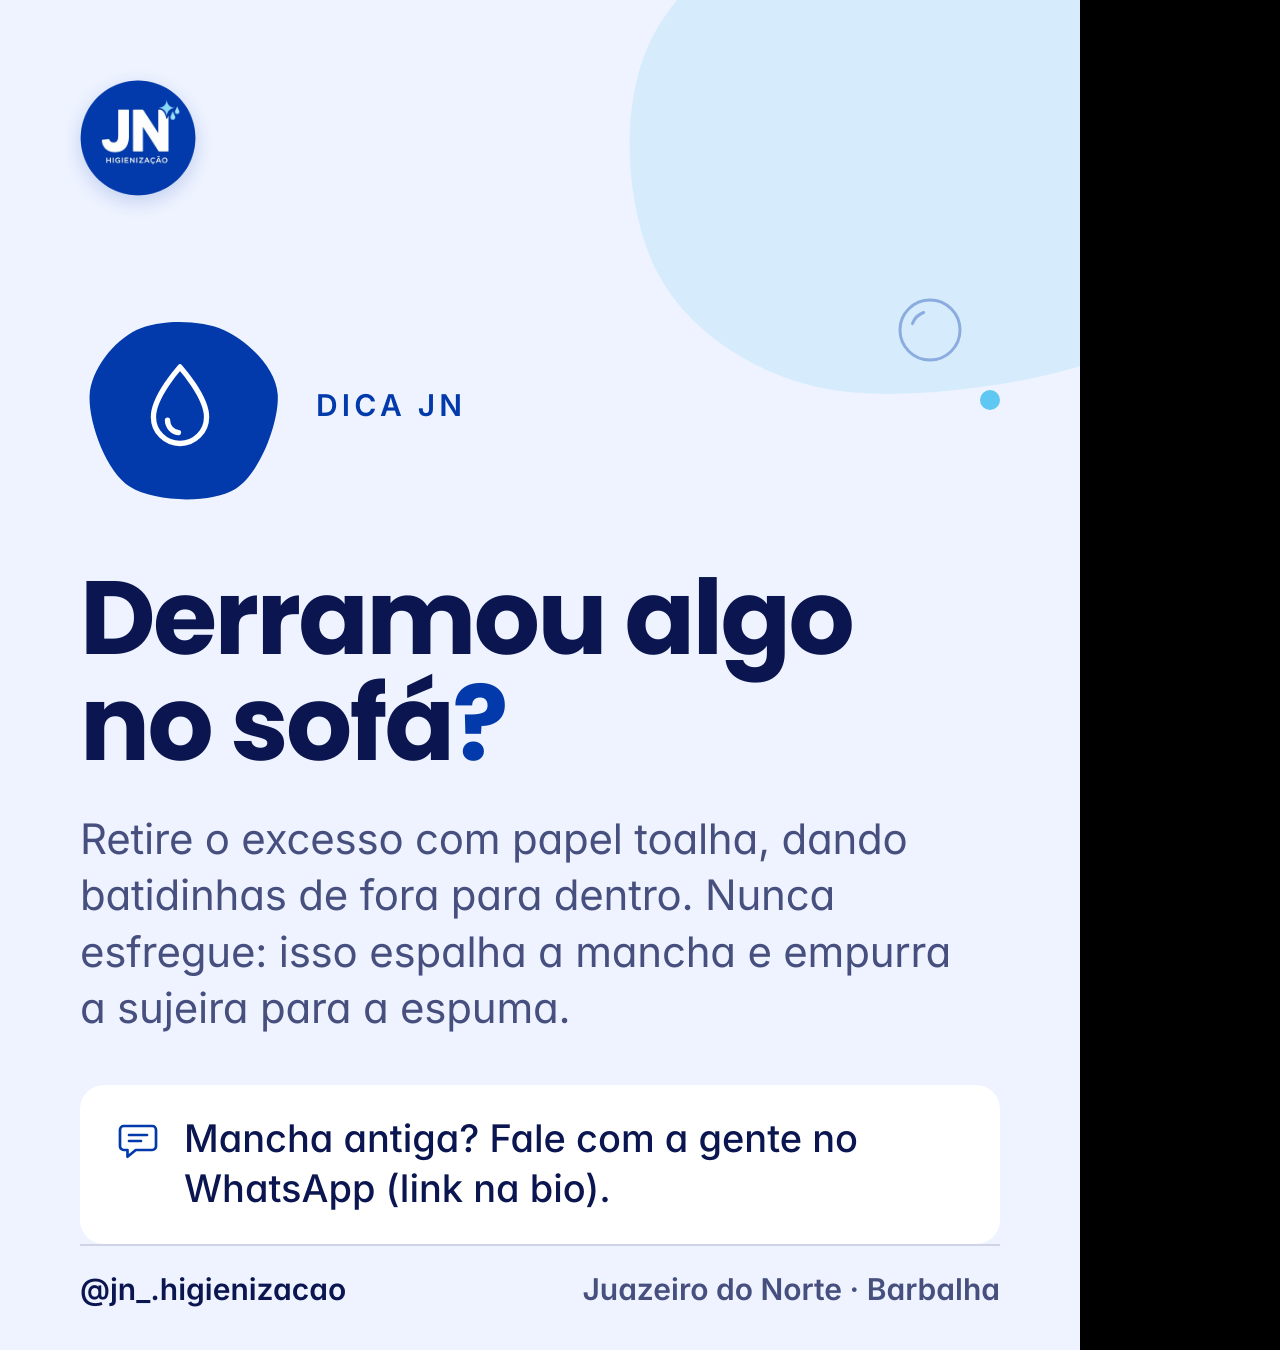
<file: design/templates/dica.html>
<!doctype html>
<!--
  Template: dica  (1080x1350)
  Card de dica avulsa (post único ou card de carrossel).
  Campos: rotulo ("Dica JN"), titulo, texto, icone, destaque (frase curta em caixa, opcional), instagram, cidades, tema (gelo|noite|royal)
-->
<html lang="pt-BR"><head><meta charset="utf-8">
<link rel="stylesheet" href="base.css">
<style>
  .d-dica .cabeca { display: flex; align-items: center; gap: 36px; margin-top: 110px; }
  .d-dica .titulo { font-size: 104px; margin-top: 60px; }
  .d-dica .corpo { font-size: 42px; margin-top: 34px; max-width: 900px; }
  .d-dica .destaque { margin-top: 48px; display: flex; gap: 22px; align-items: flex-start; padding: 30px 34px; border-radius: 24px; background: var(--branco); color: var(--noite); font-size: 38px; font-weight: 500; line-height: 1.3; }
  .tema-noite.d-dica .destaque, .tema-royal.d-dica .destaque { background: rgba(255,255,255,.08); color: var(--branco); }
  .d-dica .destaque .ico { width: 48px; height: 48px; color: var(--royal); margin-top: 2px; }
  .tema-noite.d-dica .destaque .ico, .tema-royal.d-dica .destaque .ico { color: var(--agua); }
  .d-dica .espaco { flex: 1; }
</style>
<script src="base.js"></script>
</head><body>
<script>
const DEMO = {
  tema: "gelo",
  rotulo: "Dica JN",
  titulo: "Derramou algo no sofá*?*",
  texto: "Retire o excesso com papel toalha, dando batidinhas de fora para dentro. Nunca esfregue: isso espalha a mancha e empurra a sujeira para a espuma.",
  icone: "gota",
  destaque: "Mancha antiga? Fale com a gente no WhatsApp (link na bio).",
};
JN.montar((s) => `
<div class="canvas d-dica tema-${s.tema}">
  <div class="deco">
    ${JN.formaBlob({ x: 640, y: -160, w: 600, h: 560, cor: "var(--agua)", seed: 9, n: 7, irregular: .16, opacidade: .16 })}
    ${JN.bolha({ x: 930, y: 330, r: 30, cor: "var(--royal)", traco: 3, opacidade: .35 })}
    ${JN.bolha({ x: 990, y: 400, r: 10, cheia: true, cor: "var(--agua)" })}
  </div>
  <div class="conteudo">
    <div class="topo">${JN.marca()}</div>
    <div class="cabeca">
      ${JN.seloIcone({ icone: s.icone, tam: 200, cor: "var(--royal)", corIcone: "var(--branco)", seed: 8, traco: 3.4 })}
      <div class="rotulo">${JN.rico(s.rotulo)}</div>
    </div>
    <h2 class="titulo" data-fit="80">${JN.rico(s.titulo)}</h2>
    <p class="corpo">${JN.rico(s.texto)}</p>
    ${s.destaque ? `<div class="destaque">${JN.ico("chat", 48, "", 3.6)}<span>${JN.rico(s.destaque)}</span></div>` : ""}
    <div class="espaco"></div>
    ${JN.rodape(s)}
  </div>
</div>`, DEMO);
</script>
</body></html>
</file>
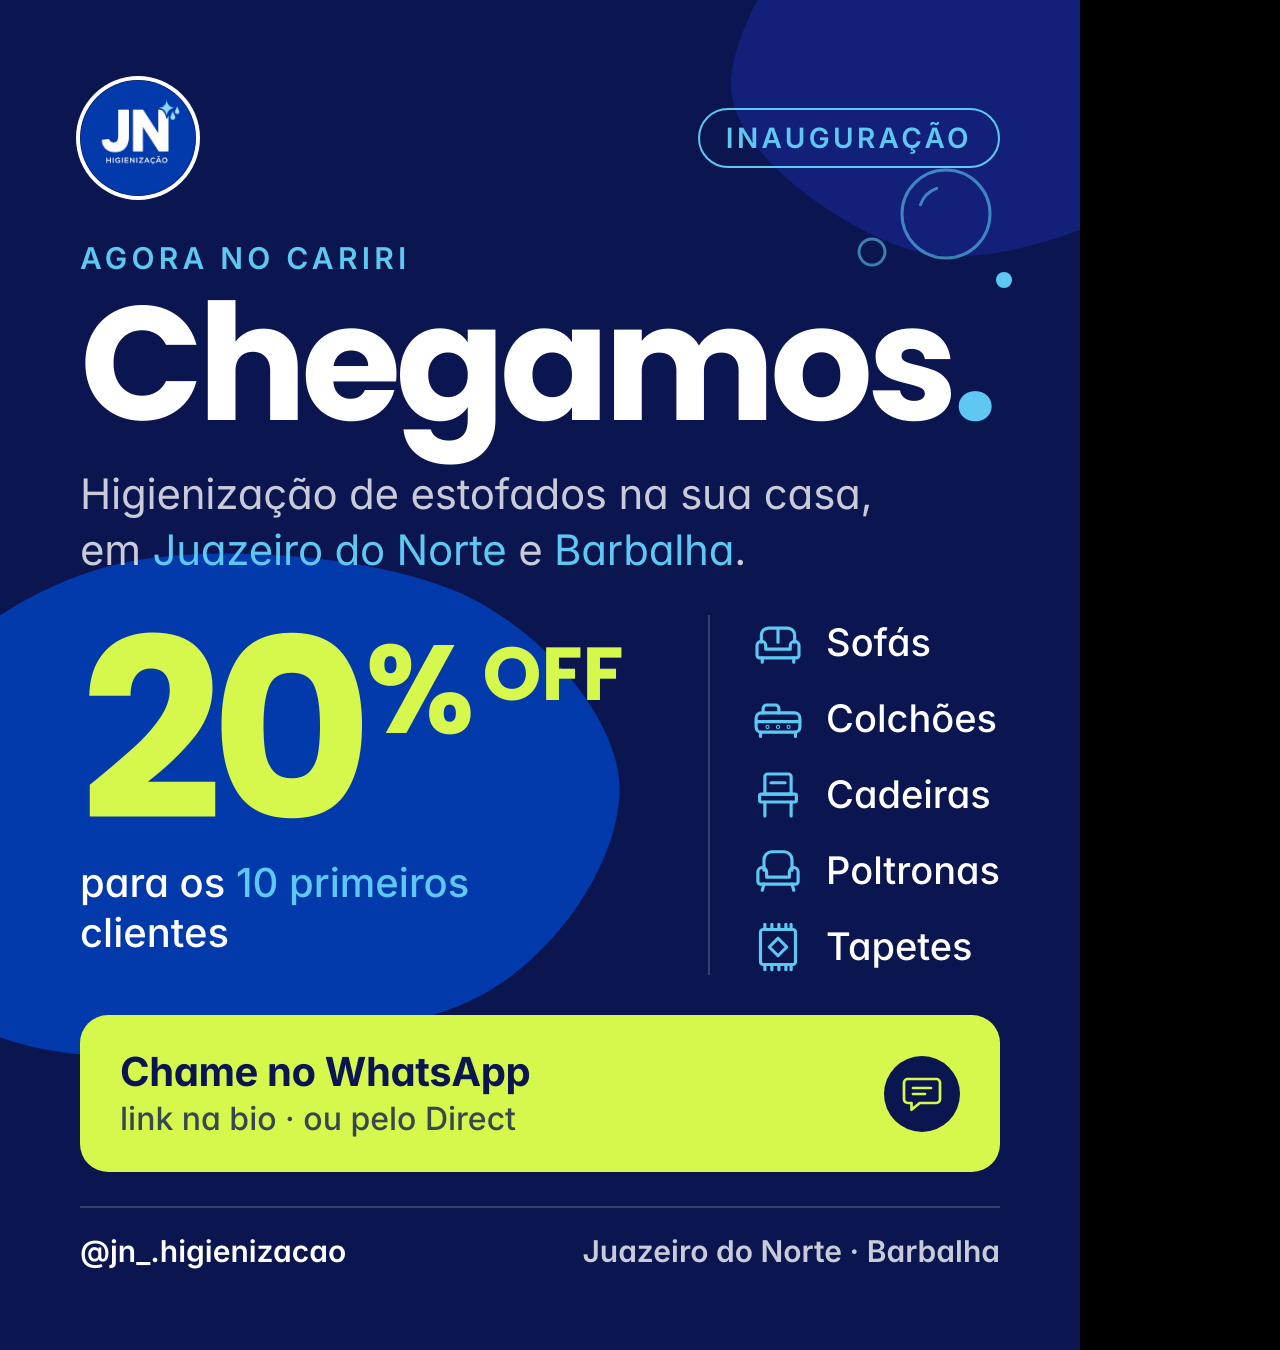
<file: design/templates/feed-oferta.html>
<!doctype html>
<!--
  Template: feed-oferta  (1080x1350)
  Capa de oferta / lançamento. Campos (todos opcionais, há valores-demo):
    rotulo, titulo, subtitulo, selo, oferta{valor,para}, itens[{icone,nome}], cta, cta_sub, instagram, cidades, tema (noite|royal)
  Marcação em textos: *acento*  _limão_  \n quebra  ~ espaço inseparável
-->
<html lang="pt-BR"><head><meta charset="utf-8">
<link rel="stylesheet" href="base.css">
<style>
  .f-oferta .conteudo { gap: 0; }
  .f-oferta .display { font-size: 204px; margin-top: 14px; }
  .f-oferta .sub { max-width: 820px; margin-top: 30px; font-size: 42px; }
  .f-oferta .meio { flex: 1; display: flex; align-items: center; justify-content: space-between; gap: 40px; padding: 36px 0 40px; }
  .f-oferta .meio .itens { padding-left: 40px; border-left: 2px solid var(--linha); }
  .f-oferta .rodape { margin-top: 34px; }
</style>
<script src="base.js"></script>
</head><body>
<script>
const DEMO = {
  tema: "noite",
  selo: "Inauguração",
  rotulo: "Agora no Cariri",
  titulo: "Chegamos*.*",
  subtitulo: "Higienização de estofados na sua casa,\nem *Juazeiro do Norte* e *Barbalha*.",
  oferta: { valor: "20", para: "para os *10 primeiros*\nclientes" },
  itens: JN.ITENS_PADRAO,
  cta: "Chame no WhatsApp",
  cta_sub: "link na bio · ou pelo Direct",
};
JN.montar((s) => `
<div class="canvas f-oferta tema-${s.tema}">
  <div class="deco">
    ${JN.formaBlob({ x: 760, y: -180, w: 520, h: 460, cor: "var(--noite-2)", seed: 4, n: 6, irregular: .18 })}
    ${JN.bolha({ x: 946, y: 214, r: 44, cor: "var(--agua)", traco: 3, opacidade: .6 })}
    ${JN.bolha({ x: 872, y: 252, r: 13, cor: "var(--agua)", traco: 3, opacidade: .6 })}
    ${JN.bolha({ x: 1004, y: 280, r: 8, cheia: true, cor: "var(--agua)" })}
    ${JN.bolha({ x: 560, y: 1040, r: 12, cheia: true, cor: "var(--agua)", opacidade: .9 })}
  </div>
  <div class="conteudo">
    <div class="topo">${JN.marca()}${s.selo ? `<span class="pilula">${JN.esc(s.selo)}</span>` : ""}</div>
    <div style="height:50px"></div>
    <div class="rotulo">${JN.rico(s.rotulo)}</div>
    <h1 class="display" data-fit="140">${JN.rico(s.titulo)}</h1>
    <p class="corpo sub">${JN.rico(s.subtitulo)}</p>
    <div class="meio">
      ${JN.oferta(s.oferta, 250, { x: -250, y: -70, r: -10, b: -110 })}
      ${JN.itens(s.itens)}
    </div>
    ${JN.cta(s.cta, s.cta_sub)}
    ${JN.rodape(s)}
  </div>
</div>`, DEMO);
</script>
</body></html>
</file>
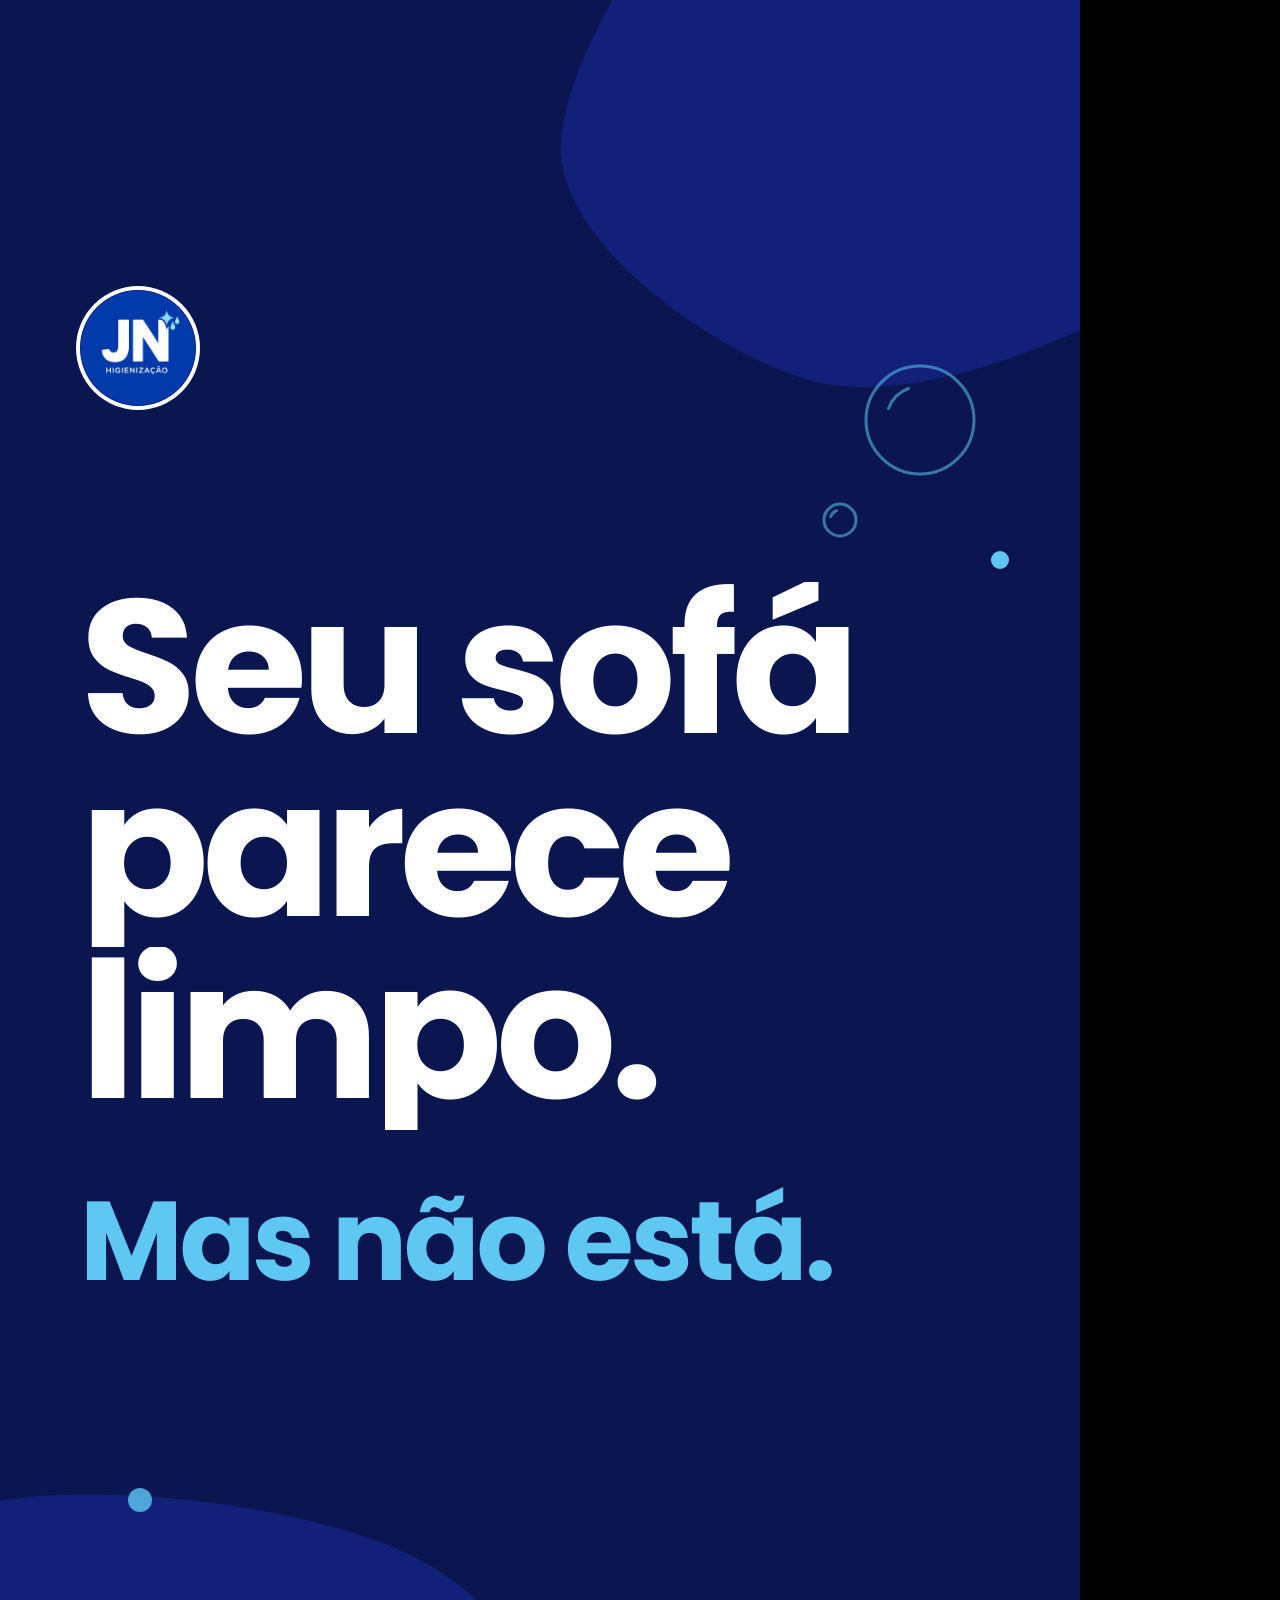
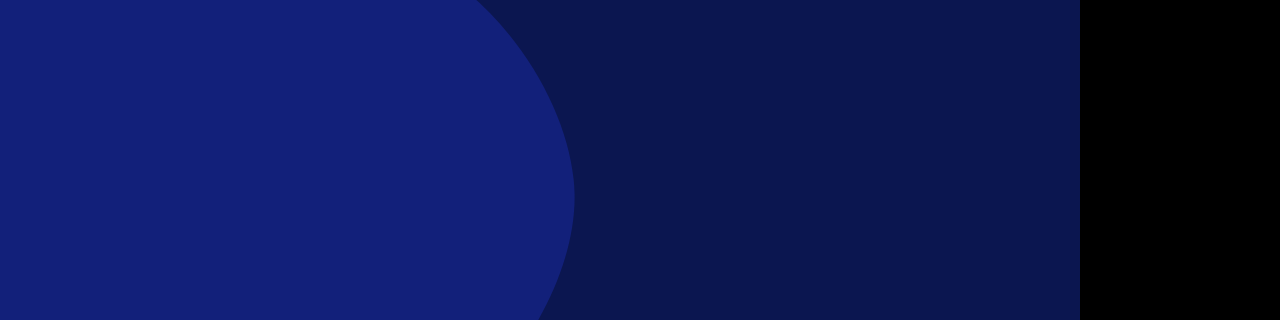
<file: design/templates/reel-cena.html>
<!doctype html>
<!--
  Template: reel-cena  (1080x1920)
  Cenas animadas para Reels (usadas pelo reel.py). Cada cena tem animações CSS de entrada
  que o reel.py "congela" e avança quadro a quadro. Aberto no navegador, mostra o estado final.
  Zona segura de Reels: conteúdo entre y=250 e y=1560 (rodapé do app cobre a parte de baixo).

  Campo principal: cena = capa | gancho | problema | solucao | oferta | cta
  Campos por cena (todos com padrão):
    capa:     rotulo, titulo, texto
    gancho:   linhas[] (texto grande), virada (frase de virada)
    problema: rotulo, titulo, itens[{icone, nome, texto}]
    solucao:  rotulo, titulo, itens[{icone,nome}]
    oferta:   selo, oferta{valor,para}, texto
    cta:      titulo, texto, info, instagram
  duracao (s) é preenchido pelo reel.py para o zoom suave do fundo.
-->
<html lang="pt-BR"><head><meta charset="utf-8">
<link rel="stylesheet" href="base.css">
<style>
  .canvas.story.reel { --topo: 290px; --base: 330px; }
  .reel .conteudo { justify-content: center; }
  .reel .topo { position: absolute; top: 0; left: 0; right: 0; }
  .reel .rotulo { margin-bottom: 26px; }

  /* gancho */
  .r-gancho .display { font-size: 190px; line-height: .9; }
  .r-gancho .virada { font-family: var(--f-display); font-weight: 700; font-size: 112px; letter-spacing: -0.03em; color: var(--agua); margin-top: 56px; line-height: 1; }
  .linha { display: block; overflow: hidden; padding-bottom: .06em; }
  .linha > span { display: inline-block; }

  /* problema */
  .r-problema .titulo { font-size: 116px; margin-bottom: 70px; }
  .r-problema .lista { display: flex; flex-direction: column; gap: 46px; }
  .r-problema .lin { display: flex; align-items: center; gap: 40px; }
  .r-problema .lin b { display: block; font-family: var(--f-display); font-weight: 700; font-size: 64px; letter-spacing: -0.02em; line-height: 1.05; }
  .r-problema .lin span.t { display: block; font-size: 40px; color: var(--tx-2); margin-top: 6px; line-height: 1.25; }

  /* solução */
  .r-solucao .titulo { font-size: 136px; line-height: .98; }
  .r-solucao .chips { margin-top: 80px; max-width: 900px; }
  .r-solucao .corpo { margin-top: 40px; font-size: 44px; }

  /* oferta */
  .r-oferta .pilula { align-self: flex-start; margin-bottom: 110px; }
  .r-oferta .oferta .quem { font-size: 60px; margin-top: 50px; font-weight: 600; line-height: 1.12; }
  .r-oferta .corpo { margin-top: 90px; font-size: 44px; }

  /* cta */
  .r-cta .logo { width: 300px; height: 300px; margin-bottom: 80px; }
  .r-cta .titulo { font-size: 116px; }
  .r-cta .corpo { font-size: 46px; margin-top: 30px; }
  .r-cta .info { display: flex; align-items: center; gap: 20px; margin-top: 60px; font-size: 40px; font-weight: 500; color: var(--tx); }
  .r-cta .info .ico { width: 56px; height: 56px; color: var(--royal); }
  .r-cta .arroba { margin-top: 70px; font-family: var(--f-display); font-weight: 700; font-size: 64px; color: var(--royal); letter-spacing: -0.01em; }

  /* capa (grade 4:5 central: y 285..1635) */
  .r-capa .conteudo { justify-content: center; }
  .r-capa .simbolo { width: 280px; height: 280px; margin-bottom: 80px; }
  .r-capa .display { font-size: 150px; line-height: .92; }
  .r-capa .corpo { margin-top: 44px; font-size: 46px; max-width: 860px; }
</style>
<script src="base.js"></script>
</head><body>
<script>
const PADROES = {
  capa: { tema: "noite", rotulo: "Conheça a", titulo: "JN\nHigienização*.*", texto: "Higienização de estofados na sua casa, em *Juazeiro do Norte* e *Barbalha*." },
  gancho: { tema: "noite", linhas: ["Seu sofá", "parece", "limpo."], virada: "Mas não está." },
  problema: { tema: "noite", rotulo: "No tecido e na espuma", titulo: "O que você\nnão vê*:*", itens: [
    { icone: "acaro", nome: "Ácaros e poeira", texto: "que pioram rinite e alergias" },
    { icone: "mancha", nome: "Manchas", texto: "de suor, comida e bebida" },
    { icone: "odor", nome: "Odores", texto: "presos no fundo da espuma" },
  ] },
  solucao: { tema: "royal", rotulo: "A solução", titulo: "Higienização profunda, *na sua casa.*", itens: null, texto: "" },
  oferta: { tema: "noite", selo: "Inauguração", oferta: { valor: "20", para: "para os *10 primeiros*\nclientes" }, texto: "Juazeiro do Norte e Barbalha" },
  cta: { tema: "gelo", titulo: "Peça seu orçamento *no WhatsApp.*", texto: "O link está na bio. Se preferir, chame no *Direct*.", info: "Sábados a partir das 12h, domingos e feriados", instagram: "@jn_.higienizacao" },
};
const A = (tipo, atraso) => `a a-${tipo}" style="animation-delay:${atraso}s`;

const CENAS = {
  capa: (s) => `
    <img class="logo-oficial simbolo" src="${JN.LOGO}" alt="JN Higienização">
    <div class="rotulo">${JN.rico(s.rotulo)}</div>
    <h1 class="display">${JN.rico(s.titulo)}</h1>
    <p class="corpo">${JN.rico(s.texto)}</p>`,
  gancho: (s) => `
    <h1 class="display">${s.linhas.map((l, i) => `<span class="linha"><span class="${A("mascara", 0.15 + i * 0.22)}">${JN.rico(l)}</span></span>`).join("")}</h1>
    <div class="virada ${A("sobe", 1.5)}">${JN.rico(s.virada)}</div>`,
  problema: (s) => `
    <div class="rotulo ${A("surge", 0.05)}">${JN.rico(s.rotulo)}</div>
    <h2 class="titulo ${A("sobe", 0.1)}">${JN.rico(s.titulo)}</h2>
    <div class="lista">${s.itens.map((it, i) => `
      <div class="lin ${A("esq", 0.7 + i * 0.45)}">
        ${JN.seloIcone({ icone: it.icone, tam: 170, cor: "var(--royal)", corIcone: "var(--branco)", seed: 20 + i, traco: 3.2 })}
        <div><b>${JN.esc(it.nome)}</b><span class="t">${JN.rico(it.texto)}</span></div>
      </div>`).join("")}</div>`,
  solucao: (s) => `
    <div class="rotulo ${A("surge", 0.05)}">${JN.rico(s.rotulo)}</div>
    <h2 class="titulo ${A("sobe", 0.15)}">${JN.rico(s.titulo)}</h2>
    <div class="chips">${(s.itens || JN.ITENS_PADRAO).map((it, i) => `<span class="chip ${A("escala", 0.9 + i * 0.16)}">${JN.ico(it.icone, 50)}${JN.esc(it.nome)}</span>`).join("")}</div>
    ${s.texto ? `<p class="corpo ${A("surge", 1.9)}">${JN.rico(s.texto)}</p>` : ""}`,
  oferta: (s) => `
    <span class="pilula ${A("surge", 0.05)}">${JN.esc(s.selo)}</span>
    ${JN.oferta(s.oferta, 330, { x: -300, y: -70, r: -40, b: -90 }, { fundo: "escala:0.15", valor: "escala:0.3", quem: "sobe:0.9" })}
    <p class="corpo ${A("surge", 1.4)}">${JN.rico(s.texto)}</p>`,
  cta: (s) => `
    <img class="logo-oficial logo ${A("escala", 0.05)}" src="${JN.LOGO}" alt="JN Higienização">
    <h2 class="titulo ${A("sobe", 0.35)}">${JN.rico(s.titulo)}</h2>
    <p class="corpo ${A("sobe", 0.6)}">${JN.rico(s.texto)}</p>
    <div class="info ${A("surge", 1.0)}">${JN.ico("calendario", 56, "", 3.4)}<span>${JN.rico(s.info)}</span></div>
    <div class="arroba ${A("sobe", 1.3)}">${JN.esc(s.instagram)}</div>`,
};

const DECO = {
  noite: (d) => `
    ${JN.formaBlob({ x: 600, y: -220, w: 700, h: 640, cor: "var(--noite-2)", seed: 4, n: 6, irregular: .18 })}
    ${JN.formaBlob({ x: -300, y: 1450, w: 900, h: 700, cor: "var(--noite-2)", seed: 21, n: 7, irregular: .16 })}
    <div class="flutua" style="--dur:${d}s;position:absolute;inset:0">
      ${JN.bolha({ x: 920, y: 420, r: 54, cor: "var(--agua)", traco: 3, opacidade: .55 })}
      ${JN.bolha({ x: 840, y: 520, r: 16, cor: "var(--agua)", traco: 3, opacidade: .55 })}
      ${JN.bolha({ x: 1000, y: 560, r: 9, cheia: true, cor: "var(--agua)" })}
      ${JN.bolha({ x: 140, y: 1500, r: 12, cheia: true, cor: "var(--agua)", opacidade: .8 })}
    </div>`,
  royal: (d) => `
    ${JN.formaBlob({ x: 560, y: -200, w: 760, h: 700, cor: "var(--noite)", seed: 14, n: 7, irregular: .15, opacidade: .22 })}
    ${JN.formaBlob({ x: -260, y: 1420, w: 860, h: 640, cor: "var(--noite)", seed: 6, n: 6, irregular: .18, opacidade: .22 })}
    <div class="flutua" style="--dur:${d}s;position:absolute;inset:0">
      ${JN.bolha({ x: 930, y: 460, r: 54, cor: "var(--agua-clara)", traco: 3, opacidade: .6 })}
      ${JN.bolha({ x: 850, y: 560, r: 15, cor: "var(--agua-clara)", traco: 3, opacidade: .6 })}
      ${JN.bolha({ x: 1004, y: 590, r: 9, cheia: true, cor: "var(--agua-clara)" })}
    </div>`,
  gelo: (d) => `
    ${JN.formaBlob({ x: 600, y: -160, w: 700, h: 600, cor: "var(--agua)", seed: 9, n: 7, irregular: .16, opacidade: .2 })}
    ${JN.formaBlob({ x: -280, y: 1400, w: 860, h: 680, cor: "var(--agua)", seed: 17, n: 7, irregular: .16, opacidade: .16 })}
    <div class="flutua" style="--dur:${d}s;position:absolute;inset:0">
      ${JN.bolha({ x: 930, y: 470, r: 44, cor: "var(--royal)", traco: 3, opacidade: .35 })}
      ${JN.bolha({ x: 990, y: 550, r: 10, cheia: true, cor: "var(--agua)" })}
    </div>`,
};

JN.montar((s) => {
  const cena = s.cena || "gancho";
  const d = Object.assign({}, PADROES[cena], s);
  const dur = d.duracao || 4;
  return `
<div class="canvas story reel r-${cena} tema-${d.tema}">
  <div class="deco zoom" style="--dur:${dur}s">${DECO[d.tema](dur)}</div>
  <div class="conteudo">
    ${cena === "capa" || cena === "cta" ? "" : `<div class="topo a a-surge">${JN.marca()}</div>`}
    ${CENAS[cena](d)}
  </div>
</div>`;
}, {});
</script>
</body></html>
</file>
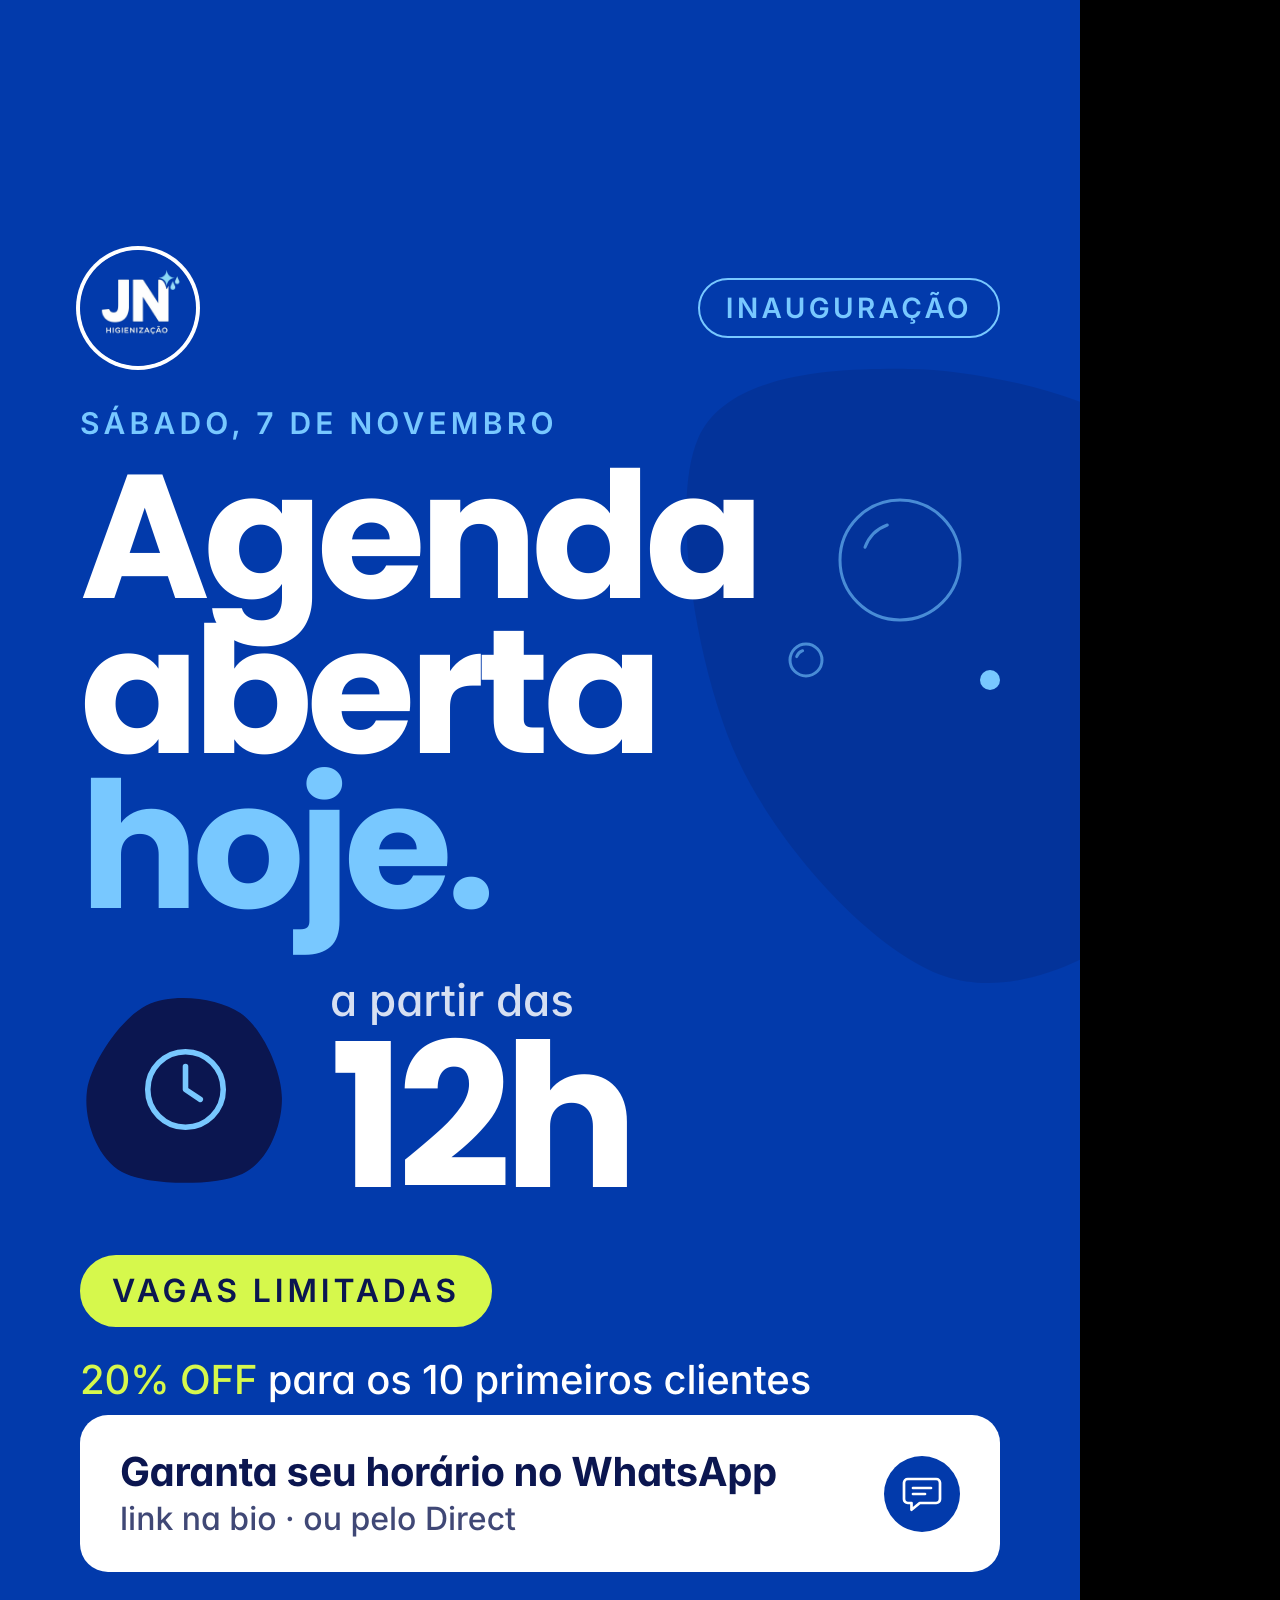
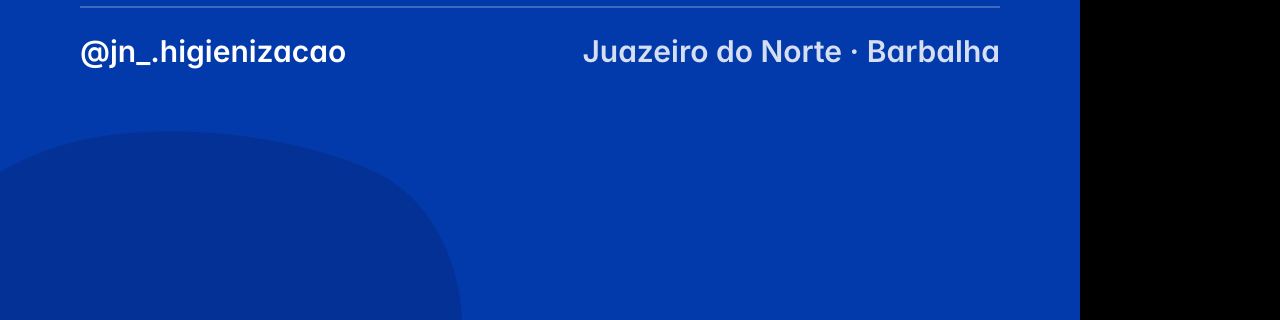
<file: design/templates/story-agenda.html>
<!doctype html>
<!--
  Template: story-agenda  (1080x1920)
  Story de agenda/vagas do dia. Conteúdo entre y=250 e y=1670.
  Campos: dia (pílula), rotulo (data), titulo, horario_rotulo, horario, aviso (pílula limão), linha_oferta, cta, cta_sub, instagram, cidades, tema (royal|noite)
-->
<html lang="pt-BR"><head><meta charset="utf-8">
<link rel="stylesheet" href="base.css">
<style>
  .s-agenda .rotulo { margin-top: 40px; }
  .s-agenda .display { font-size: 176px; margin-top: 18px; line-height: .88; }
  .s-agenda .hora { display: flex; align-items: center; gap: 40px; margin-top: 48px; }
  .s-agenda .hora .txt small { display: block; font-family: var(--f-texto); font-weight: 500; font-size: 44px; color: var(--tx-2); }
  .s-agenda .hora .txt b { display: block; font-family: var(--f-display); font-weight: 700; font-size: 200px; line-height: .9; letter-spacing: -0.04em; }
  .s-agenda .avisos { display: flex; flex-direction: column; align-items: flex-start; gap: 26px; margin-top: 48px; }
  .s-agenda .avisos .pilula { font-size: 32px; padding: 18px 30px; }
  .s-agenda .avisos .corpo { font-size: 40px; color: var(--tx); font-weight: 500; }
  .s-agenda .espaco { flex: 1; }
  .s-agenda .rodape { margin-top: 34px; }
</style>
<script src="base.js"></script>
</head><body>
<script>
const DEMO = {
  tema: "royal",
  dia: "Inauguração",
  rotulo: "Sábado, 7 de novembro",
  titulo: "Agenda\naberta\n*hoje.*",
  horario_rotulo: "a partir das",
  horario: "12h",
  aviso: "Vagas limitadas",
  linha_oferta: "_20% OFF_ para os 10 primeiros clientes",
  cta: "Garanta seu horário no WhatsApp",
  cta_sub: "link na bio · ou pelo Direct",
};
JN.montar((s) => `
<div class="canvas story s-agenda tema-${s.tema}">
  <div class="deco">
    ${JN.formaBlob({ x: 660, y: 300, w: 640, h: 700, cor: "var(--noite)", seed: 14, n: 7, irregular: .15, opacidade: .18 })}
    ${JN.formaBlob({ x: -220, y: 1700, w: 760, h: 520, cor: "var(--noite)", seed: 6, n: 6, irregular: .18, opacidade: .22 })}
    ${JN.bolha({ x: 900, y: 560, r: 60, cor: "var(--agua-clara)", traco: 3, opacidade: .6 })}
    ${JN.bolha({ x: 806, y: 660, r: 16, cor: "var(--agua-clara)", traco: 3, opacidade: .6 })}
    ${JN.bolha({ x: 990, y: 680, r: 10, cheia: true, cor: "var(--agua-clara)" })}
  </div>
  <div class="conteudo">
    <div class="topo">${JN.marca()}${s.dia ? `<span class="pilula">${JN.esc(s.dia)}</span>` : ""}</div>
    <div class="rotulo">${JN.rico(s.rotulo)}</div>
    <h1 class="display">${JN.rico(s.titulo)}</h1>
    <div class="hora">
      ${JN.seloIcone({ icone: "relogio", tam: 210, cor: "var(--noite)", corIcone: "var(--agua-clara)", seed: 2, traco: 3.4 })}
      <div class="txt"><small>${JN.rico(s.horario_rotulo)}</small><b>${JN.rico(s.horario)}</b></div>
    </div>
    <div class="avisos">
      ${s.aviso ? `<span class="pilula cheia">${JN.esc(s.aviso)}</span>` : ""}
      ${s.linha_oferta ? `<p class="corpo">${JN.rico(s.linha_oferta)}</p>` : ""}
    </div>
    <div class="espaco"></div>
    ${JN.cta(s.cta, s.cta_sub, "branco")}
    ${JN.rodape(s)}
  </div>
</div>`, DEMO);
</script>
</body></html>
</file>
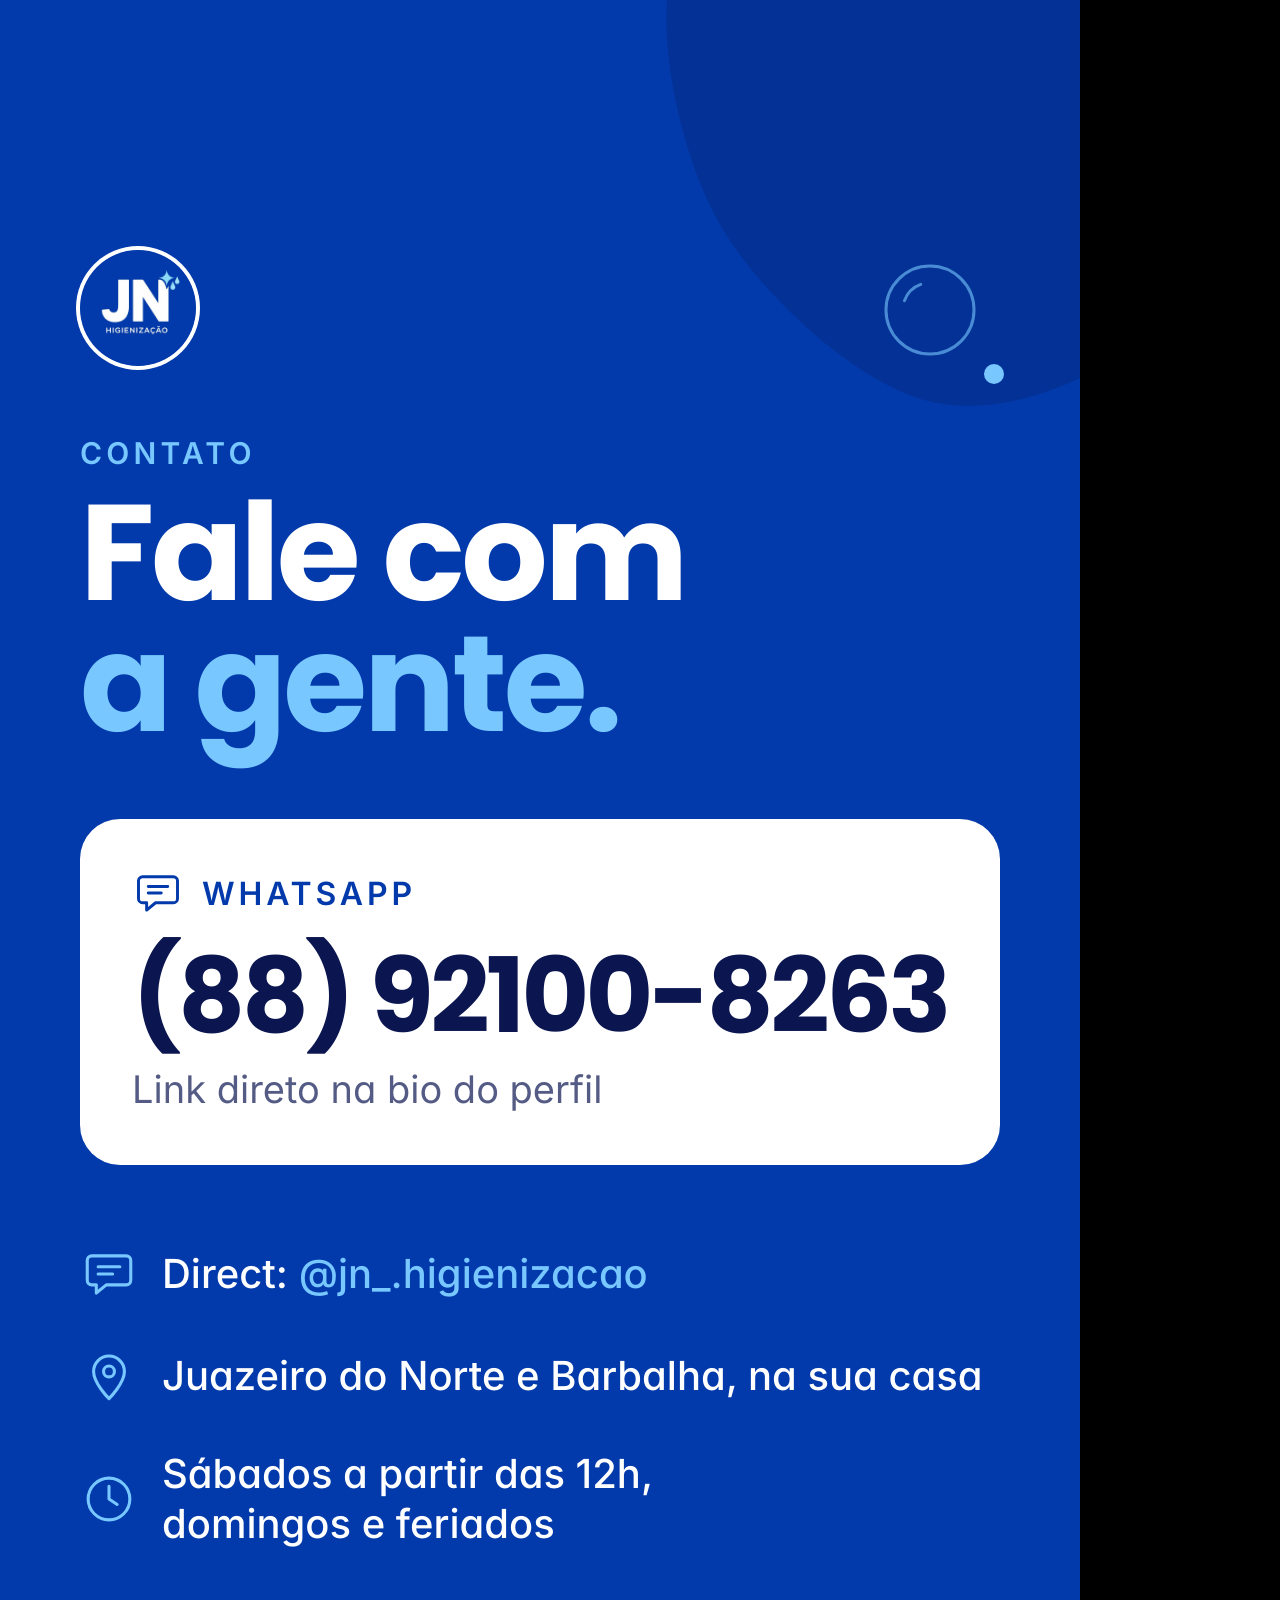
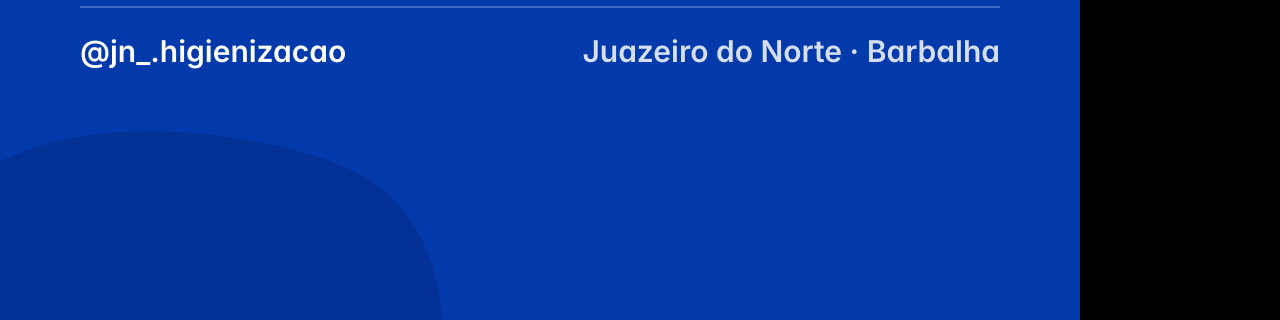
<file: design/templates/story-contato.html>
<!doctype html>
<!--
  Template: story-contato  (1080x1920)
  Cartão de contato fixo (para destaque). Número de WhatsApp grande. Conteúdo entre y=250 e y=1670.
  Campos: rotulo, titulo, canal ("WhatsApp"), numero, numero_sub, linhas[{icone,texto}], instagram, cidades, tema (royal|noite)
-->
<html lang="pt-BR"><head><meta charset="utf-8">
<link rel="stylesheet" href="base.css">
<style>
  .s-cont .rotulo { margin-top: 70px; }
  .s-cont .titulo { font-size: 136px; margin-top: 16px; line-height: .96; }
  .s-cont .cartao { margin-top: 70px; background: var(--branco); color: var(--noite); border-radius: 40px; padding: 48px 52px 52px; }
  .s-cont .cartao .canal { display: flex; align-items: center; gap: 18px; font-weight: 600; font-size: 32px; letter-spacing: .12em; text-transform: uppercase; color: var(--royal); }
  .s-cont .cartao .canal .ico { width: 52px; height: 52px; }
  .s-cont .cartao .numero { font-family: var(--f-display); font-weight: 700; font-size: 112px; letter-spacing: -0.035em; line-height: 1; margin-top: 26px; white-space: nowrap; color: var(--noite); }
  .s-cont .cartao .sub { font-size: 38px; color: rgba(11,22,80,.7); margin-top: 18px; }
  .s-cont .linhas { margin-top: 80px; display: flex; flex-direction: column; gap: 44px; }
  .s-cont .linhas div { display: flex; align-items: center; gap: 24px; font-size: 40px; font-weight: 500; color: var(--tx); line-height: 1.25; }
  .s-cont .linhas .ico { width: 58px; height: 58px; color: var(--agua-clara); }
  .s-cont .espaco { flex: 1; }
</style>
<script src="base.js"></script>
</head><body>
<script>
const DEMO = {
  tema: "royal",
  rotulo: "Contato",
  titulo: "Fale com\n*a gente.*",
  canal: "WhatsApp",
  numero: "(88) 92100-8263",
  numero_sub: "Link direto na bio do perfil",
  linhas: [
    { icone: "chat", texto: "Direct: *@jn_.higienizacao*" },
    { icone: "local", texto: "Juazeiro do Norte e Barbalha, na sua casa" },
    { icone: "relogio", texto: "Sábados a partir das 12h,\ndomingos e feriados" },
  ],
};
JN.montar((s) => `
<div class="canvas story s-cont tema-${s.tema}">
  <div class="deco">
    ${JN.formaBlob({ x: 640, y: -160, w: 640, h: 580, cor: "var(--noite)", seed: 14, n: 7, irregular: .15, opacidade: .22 })}
    ${JN.formaBlob({ x: -240, y: 1700, w: 760, h: 520, cor: "var(--noite)", seed: 6, n: 6, irregular: .18, opacidade: .22 })}
    ${JN.bolha({ x: 930, y: 310, r: 44, cor: "var(--agua-clara)", traco: 3, opacidade: .6 })}
    ${JN.bolha({ x: 994, y: 374, r: 10, cheia: true, cor: "var(--agua-clara)" })}
  </div>
  <div class="conteudo">
    <div class="topo">${JN.marca()}</div>
    <div class="rotulo">${JN.rico(s.rotulo)}</div>
    <h1 class="titulo" data-fit="90">${JN.rico(s.titulo)}</h1>
    <div class="cartao">
      <div class="canal">${JN.ico("chat", 52, "", 3.6)}${JN.esc(s.canal)}</div>
      <div class="numero" data-fit="80">${JN.esc(s.numero)}</div>
      <div class="sub">${JN.rico(s.numero_sub)}</div>
    </div>
    <div class="linhas">${s.linhas.map((l) => `<div>${JN.ico(l.icone, 58, "", 3.4)}<span>${JN.rico(l.texto)}</span></div>`).join("")}</div>
    <div class="espaco"></div>
    ${JN.rodape(s)}
  </div>
</div>`, DEMO);
</script>
</body></html>
</file>
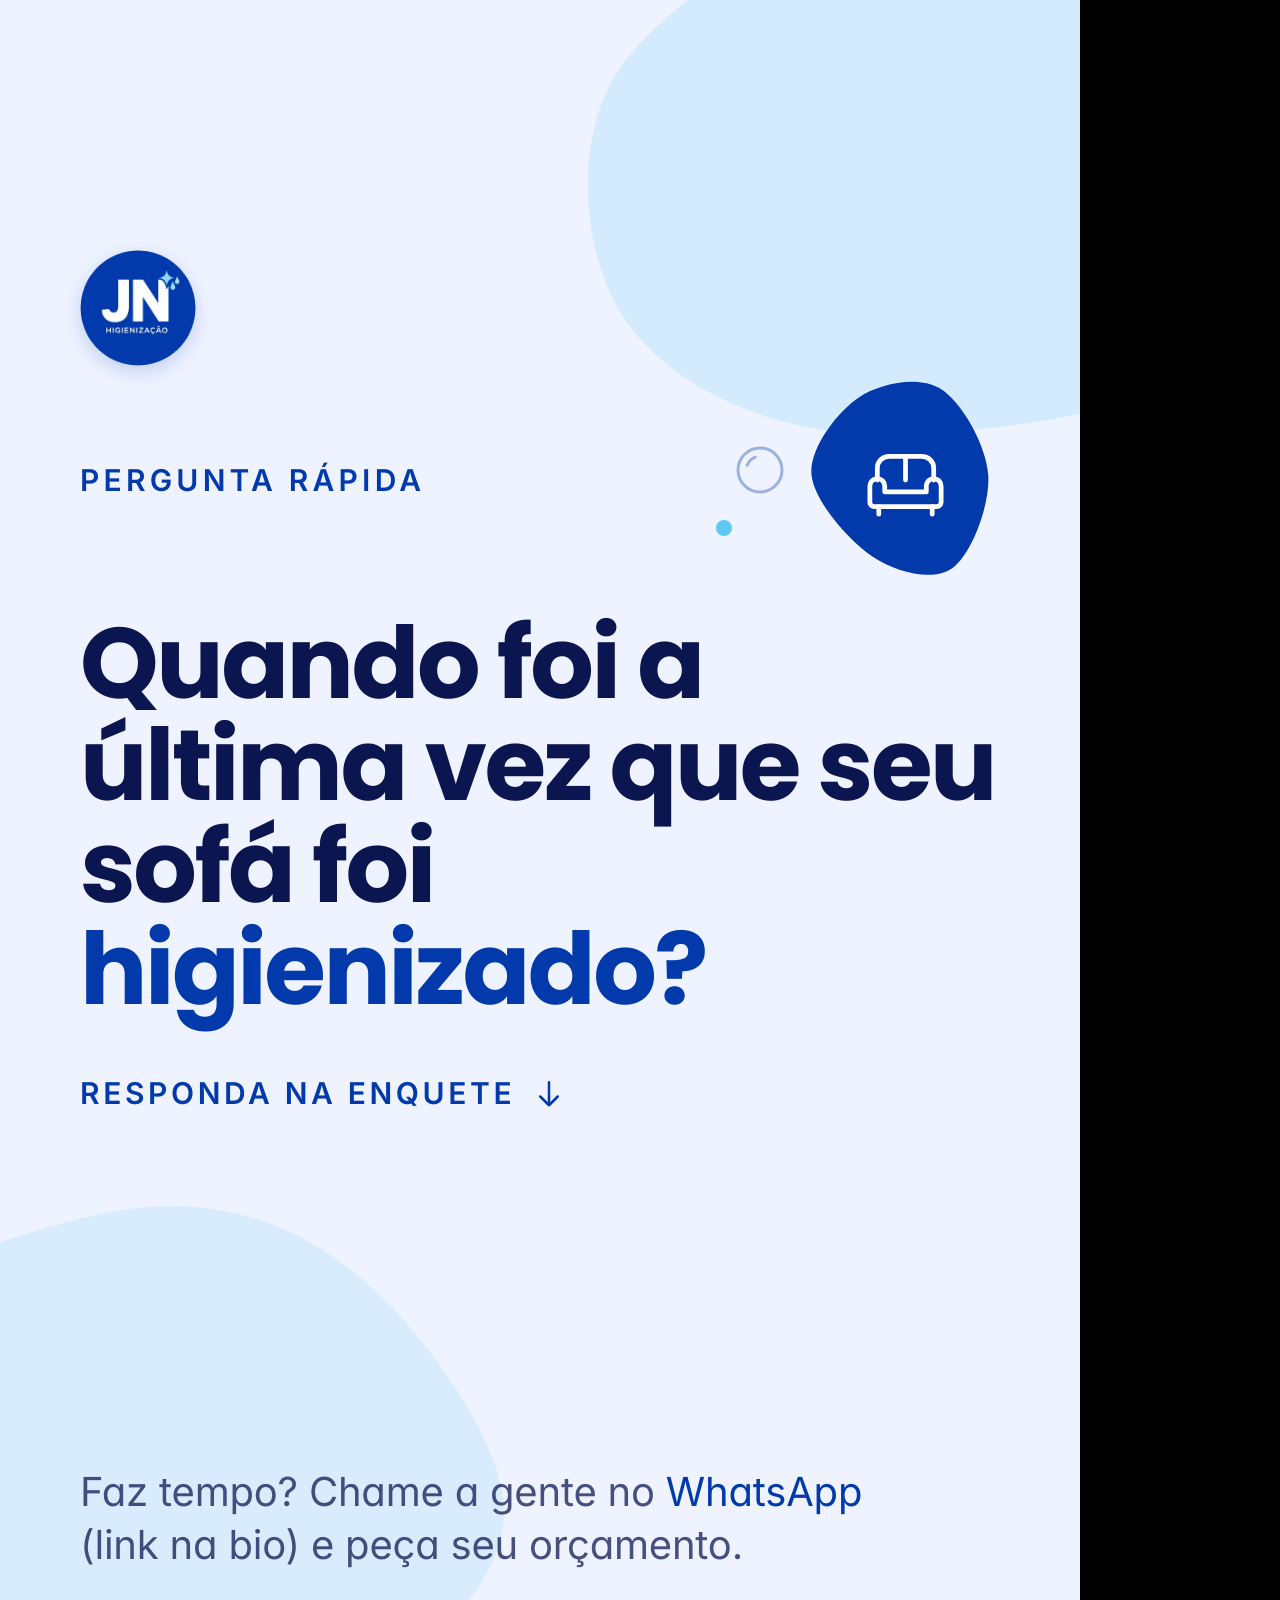
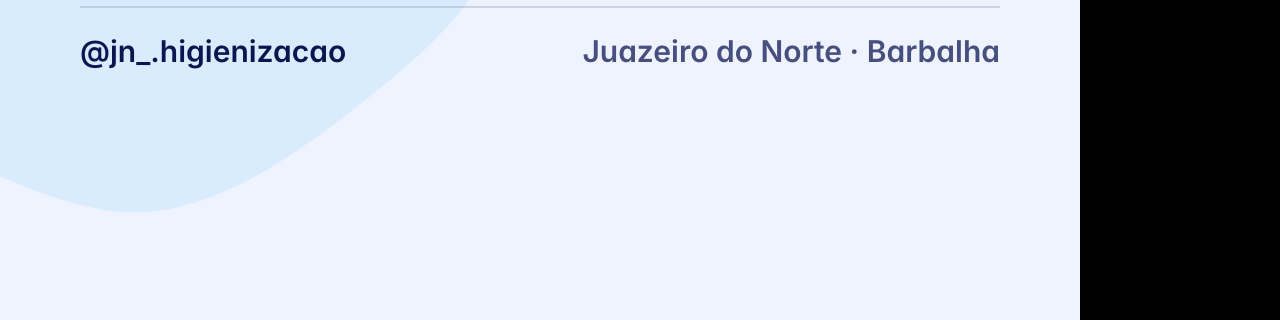
<file: design/templates/story-enquete.html>
<!doctype html>
<!--
  Template: story-enquete  (1080x1920)
  Story de pergunta/enquete com área livre para o sticker do Instagram.
  Conteúdo entre y=250 e y=1670; a área .livre fica vazia para posicionar o sticker no app.
  Campos: rotulo, pergunta, icone, dica_sticker, texto, instagram, cidades, tema (gelo|noite)
-->
<html lang="pt-BR"><head><meta charset="utf-8">
<link rel="stylesheet" href="base.css">
<style>
  .s-enq .linha1 { display: flex; align-items: center; justify-content: space-between; margin-top: 20px; }
  .s-enq .titulo { font-size: 100px; margin-top: 36px; }
  .s-enq .dica { display: flex; align-items: center; gap: 14px; margin-top: 54px; font-weight: 600; font-size: 30px; letter-spacing: .12em; text-transform: uppercase; color: var(--acento); }
  .s-enq .dica .ico { width: 40px; height: 40px; }
  .s-enq .livre { flex: 1; min-height: 340px; }
  .s-enq .texto { font-size: 40px; max-width: 860px; }
  .s-enq .rodape { margin-top: 34px; }
</style>
<script src="base.js"></script>
</head><body>
<script>
const DEMO = {
  tema: "gelo",
  rotulo: "Pergunta rápida",
  pergunta: "Quando foi a última vez que seu sofá foi *higienizado?*",
  icone: "sofa",
  dica_sticker: "Responda na enquete",
  texto: "Faz tempo? Chame a gente no *WhatsApp* (link na bio) e peça seu orçamento.",
};
JN.montar((s) => `
<div class="canvas story s-enq tema-${s.tema}">
  <div class="deco">
    ${JN.formaBlob({ x: 600, y: -120, w: 700, h: 560, cor: "var(--agua)", seed: 9, n: 7, irregular: .16, opacidade: .18 })}
    ${JN.formaBlob({ x: -260, y: 1180, w: 820, h: 620, cor: "var(--agua)", seed: 17, n: 7, irregular: .16, opacidade: .14 })}
    ${JN.bolha({ x: 760, y: 470, r: 22, cor: "var(--royal)", traco: 3, opacidade: .35 })}
    ${JN.bolha({ x: 724, y: 528, r: 8, cheia: true, cor: "var(--agua)" })}
  </div>
  <div class="conteudo">
    <div class="topo">${JN.marca()}</div>
    <div class="linha1">
      <div class="rotulo">${JN.rico(s.rotulo)}</div>
      ${JN.seloIcone({ icone: s.icone, tam: 190, cor: "var(--royal)", corIcone: "var(--branco)", seed: 12, traco: 3.2 })}
    </div>
    <h1 class="titulo" data-fit="80">${JN.rico(s.pergunta)}</h1>
    <div class="dica">${JN.esc(s.dica_sticker)} <span style="display:inline-flex;transform:rotate(90deg)">${JN.ico("seta", 40, "", 4)}</span></div>
    <div class="livre" data-livre></div>
    <p class="corpo texto">${JN.rico(s.texto)}</p>
    ${JN.rodape(s)}
  </div>
</div>`, DEMO);
</script>
</body></html>
</file>
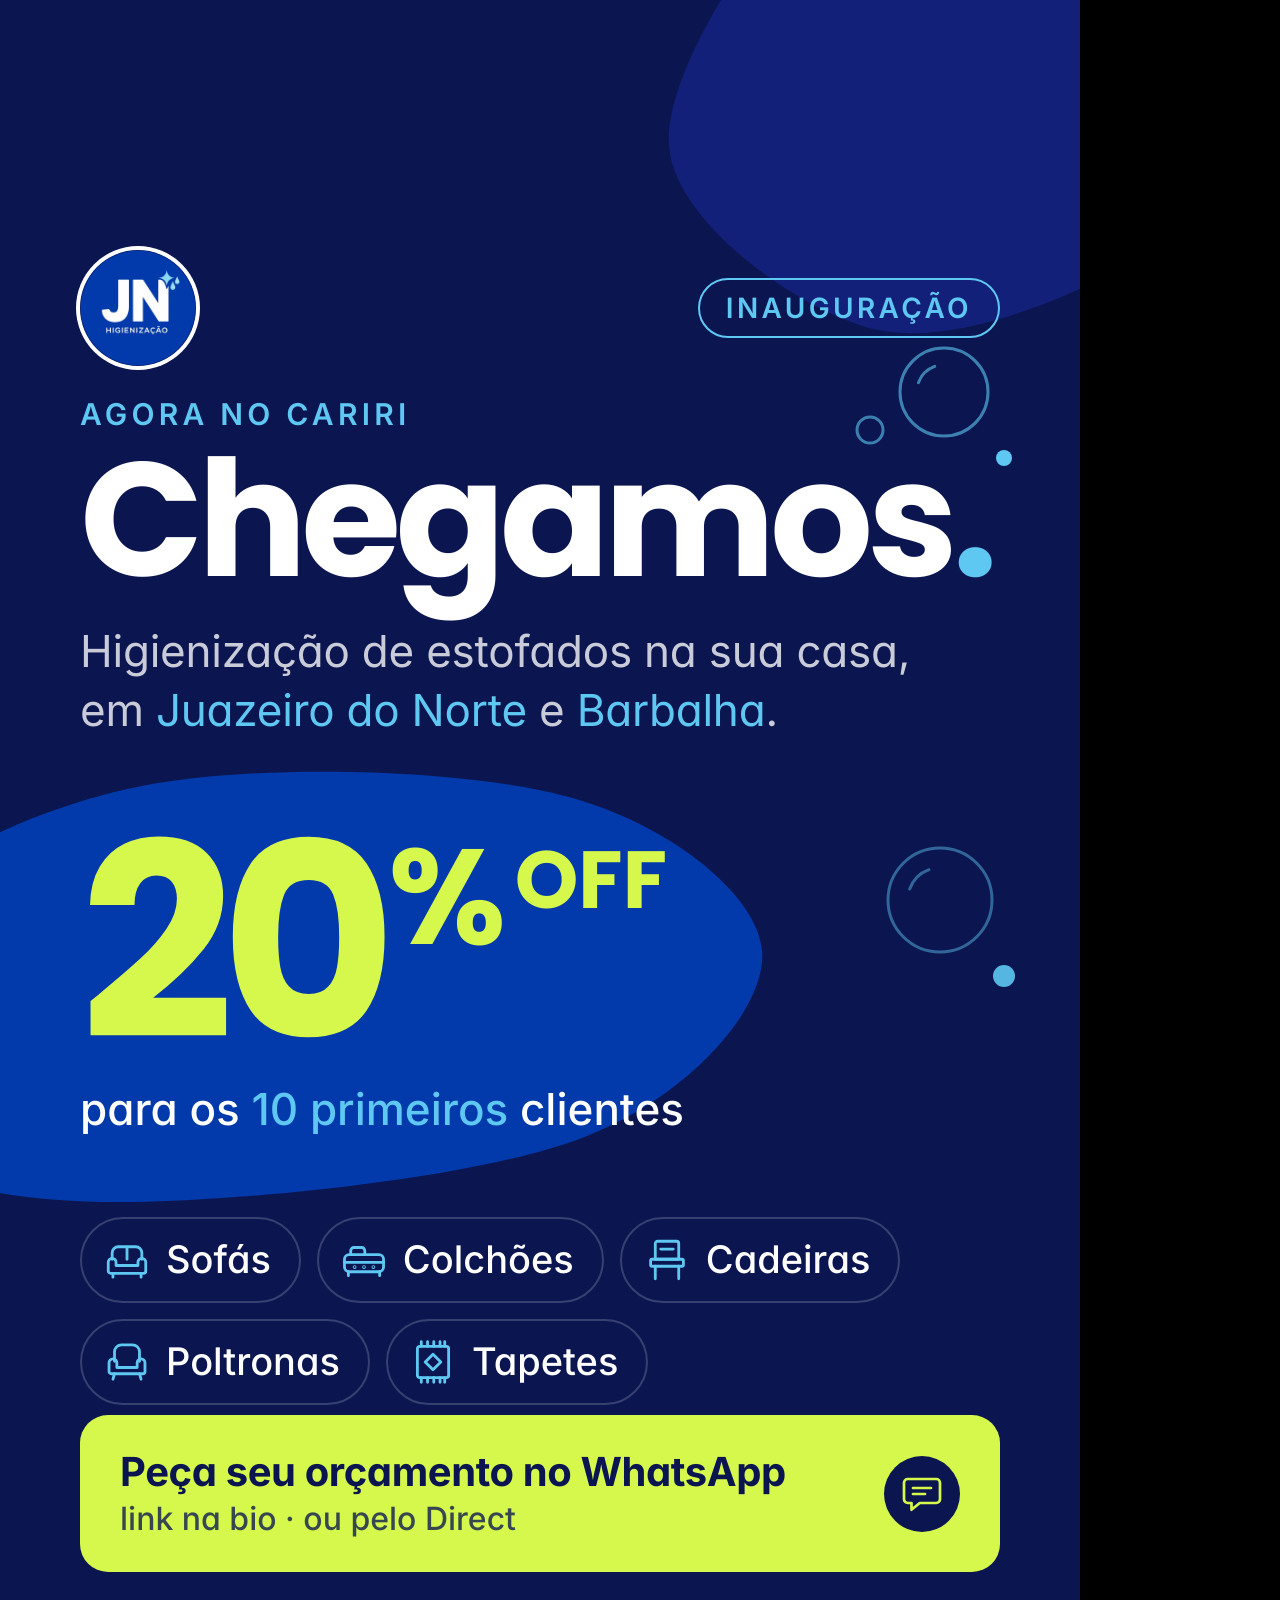
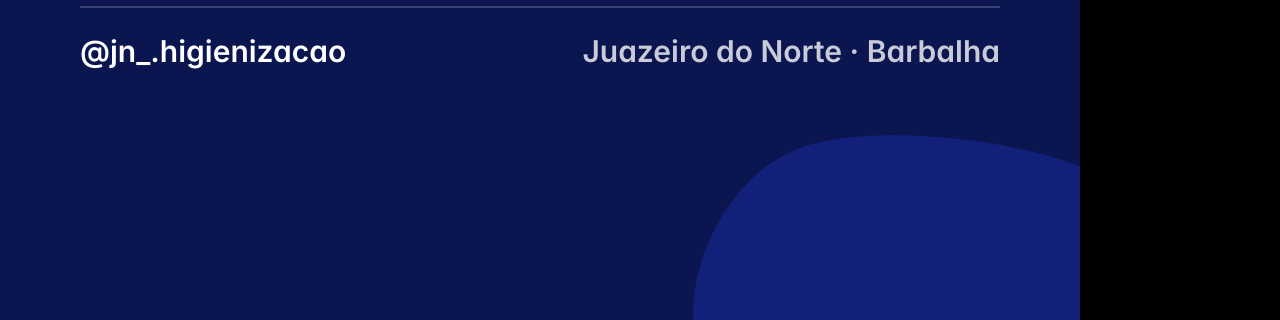
<file: design/templates/story-oferta.html>
<!doctype html>
<!--
  Template: story-oferta  (1080x1920)
  Story de campanha/oferta. Conteúdo só entre y=250 e y=1670 (zonas da interface do Instagram livres).
  Campos: rotulo, titulo, subtitulo, selo, oferta{valor,para}, itens[{icone,nome}], cta, cta_sub, instagram, cidades, tema (noite|royal)
-->
<html lang="pt-BR"><head><meta charset="utf-8">
<link rel="stylesheet" href="base.css">
<style>
  .s-oferta .display { font-size: 200px; margin-top: 14px; }
  .s-oferta .sub { margin-top: 30px; font-size: 44px; max-width: 900px; }
  .s-oferta .bloco { flex: 1; display: flex; flex-direction: column; justify-content: center; gap: 80px; padding: 96px 0 10px; }
  .s-oferta .oferta .quem { font-size: 44px; margin-top: 30px; }
  .s-oferta .rodape { margin-top: 34px; }
</style>
<script src="base.js"></script>
</head><body>
<script>
const DEMO = {
  tema: "noite",
  selo: "Inauguração",
  rotulo: "Agora no Cariri",
  titulo: "Chegamos*.*",
  subtitulo: "Higienização de estofados na sua casa,\nem *Juazeiro do Norte* e *Barbalha*.",
  oferta: { valor: "20", para: "para os *10 primeiros* clientes" },
  itens: JN.ITENS_PADRAO,
  cta: "Peça seu orçamento no WhatsApp",
  cta_sub: "link na bio · ou pelo Direct",
};
JN.montar((s) => `
<div class="canvas story s-oferta tema-${s.tema}">
  <div class="deco">
    ${JN.formaBlob({ x: 700, y: -160, w: 560, h: 520, cor: "var(--noite-2)", seed: 4, n: 6, irregular: .18 })}
    ${JN.formaBlob({ x: 660, y: 1730, w: 620, h: 420, cor: "var(--noite-2)", seed: 21, n: 6, irregular: .2 })}
    ${JN.bolha({ x: 944, y: 392, r: 44, cor: "var(--agua)", traco: 3, opacidade: .6 })}
    ${JN.bolha({ x: 870, y: 430, r: 13, cor: "var(--agua)", traco: 3, opacidade: .6 })}
    ${JN.bolha({ x: 1004, y: 458, r: 8, cheia: true, cor: "var(--agua)" })}
    ${JN.bolha({ x: 940, y: 900, r: 52, cor: "var(--agua)", traco: 3, opacidade: .45 })}
    ${JN.bolha({ x: 1004, y: 976, r: 11, cheia: true, cor: "var(--agua)", opacidade: .9 })}
  </div>
  <div class="conteudo">
    <div class="topo">${JN.marca()}${s.selo ? `<span class="pilula">${JN.esc(s.selo)}</span>` : ""}</div>
    <div style="height:40px"></div>
    <div class="rotulo">${JN.rico(s.rotulo)}</div>
    <h1 class="display" data-fit="140">${JN.rico(s.titulo)}</h1>
    <p class="corpo sub">${JN.rico(s.subtitulo)}</p>
    <div class="bloco">
      ${JN.oferta(s.oferta, 270, { x: -300, y: -56, r: 220, b: -70 })}
      ${JN.chips(s.itens)}
    </div>
    ${JN.cta(s.cta, s.cta_sub)}
    ${JN.rodape(s)}
  </div>
</div>`, DEMO);
</script>
</body></html>
</file>
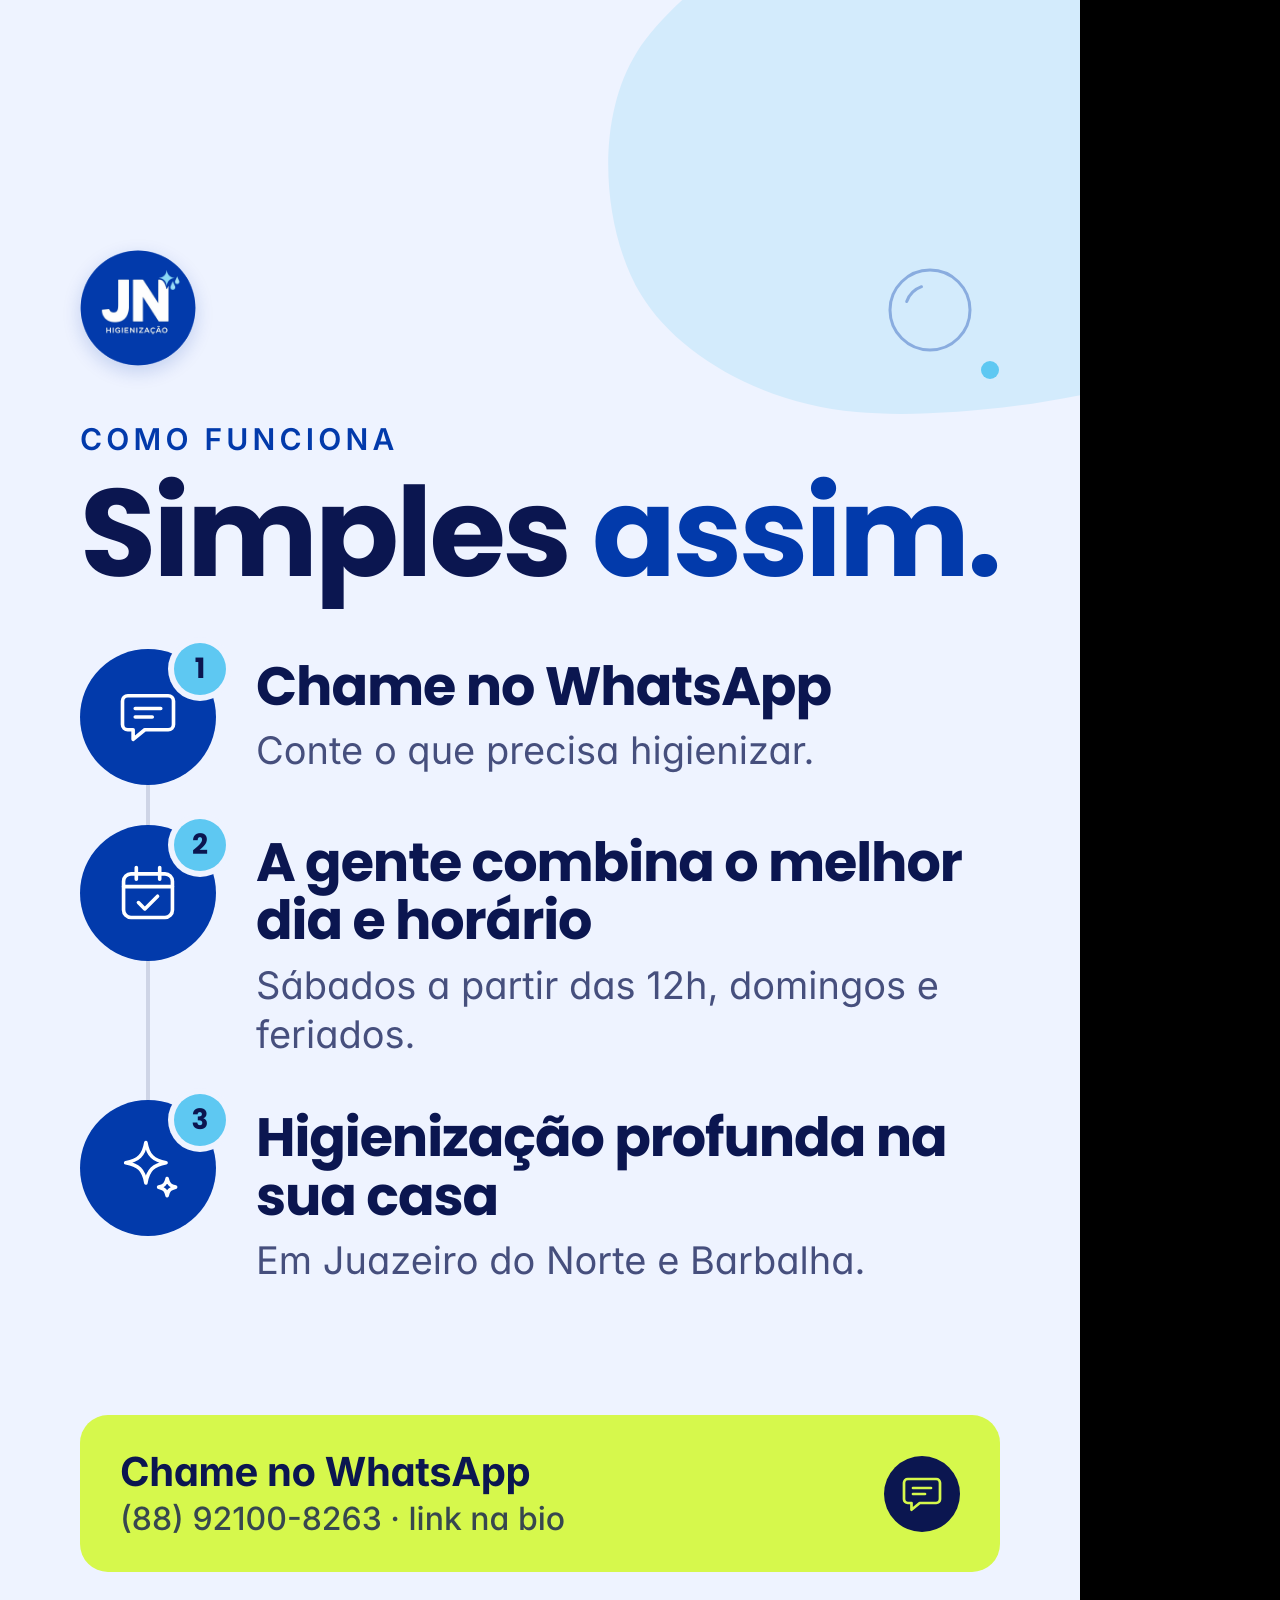
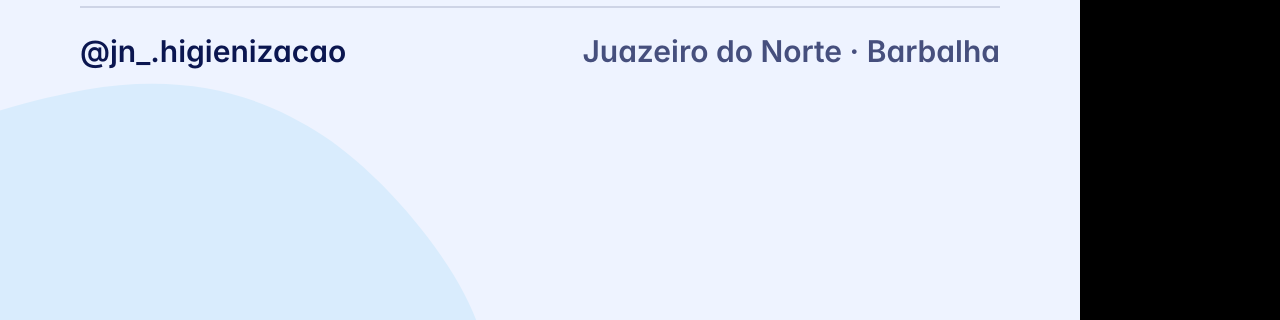
<file: design/templates/story-passos.html>
<!doctype html>
<!--
  Template: story-passos  (1080x1920)
  "Como funciona" em passos numerados ligados por uma linha. Conteúdo entre y=250 e y=1670.
  Campos: selo, rotulo, titulo, passos[{icone,titulo,texto}] (3), cta, cta_sub, instagram, cidades, tema (gelo|noite)
-->
<html lang="pt-BR"><head><meta charset="utf-8">
<link rel="stylesheet" href="base.css">
<style>
  .s-passos .rotulo { margin-top: 56px; }
  .s-passos .titulo { font-size: 124px; margin-top: 16px; line-height: .96; }
  .s-passos .lista { position: relative; margin-top: 56px; display: flex; flex-direction: column; gap: 40px; }
  .s-passos .lista::before { content: ""; position: absolute; left: 66px; top: 70px; bottom: 70px; width: 4px; border-radius: 4px; background: var(--linha); }
  .s-passos .passo { position: relative; display: flex; gap: 40px; align-items: flex-start; }
  .s-passos .num { flex: none; width: 136px; height: 136px; border-radius: 50%; background: var(--royal); color: var(--branco); display: grid; place-items: center; position: relative; }
  .s-passos .num .ico { width: 68px; height: 68px; }
  .s-passos .num b { position: absolute; top: -6px; right: -10px; width: 52px; height: 52px; border-radius: 50%; background: var(--agua); color: var(--noite); font-family: var(--f-display); font-weight: 700; font-size: 28px; display: grid; place-items: center; box-shadow: 0 0 0 6px var(--gelo); }
  .tema-noite.s-passos .num b { box-shadow: 0 0 0 6px var(--noite); }
  .s-passos .passo h3 { font-family: var(--f-display); font-weight: 700; font-size: 54px; line-height: 1.08; letter-spacing: -0.02em; color: var(--tx); margin-top: 8px; }
  .s-passos .passo p { font-size: 38px; line-height: 1.3; color: var(--tx-2); margin-top: 12px; }
  .s-passos .espaco { flex: 1; }
  .s-passos .rodape { margin-top: 34px; }
</style>
<script src="base.js"></script>
</head><body>
<script>
const DEMO = {
  tema: "gelo",
  selo: "Como funciona",
  rotulo: "Como funciona",
  titulo: "Simples *assim.*",
  passos: [
    { icone: "chat", titulo: "Chame no WhatsApp", texto: "Conte o que precisa higienizar." },
    { icone: "calendario", titulo: "A gente combina o melhor dia e horário", texto: "Sábados a partir das 12h, domingos e feriados." },
    { icone: "brilho", titulo: "Higienização profunda na sua casa", texto: "Em Juazeiro do Norte e Barbalha." },
  ],
  cta: "Chame no WhatsApp",
  cta_sub: "(88) 92100-8263 · link na bio",
};
JN.montar((s) => `
<div class="canvas story s-passos tema-${s.tema}">
  <div class="deco">
    ${JN.formaBlob({ x: 620, y: -140, w: 680, h: 560, cor: "var(--agua)", seed: 9, n: 7, irregular: .16, opacidade: .18 })}
    ${JN.formaBlob({ x: -280, y: 1660, w: 820, h: 560, cor: "var(--agua)", seed: 17, n: 7, irregular: .16, opacidade: .14 })}
    ${JN.bolha({ x: 930, y: 310, r: 40, cor: "var(--royal)", traco: 3, opacidade: .35 })}
    ${JN.bolha({ x: 990, y: 370, r: 9, cheia: true, cor: "var(--agua)" })}
  </div>
  <div class="conteudo">
    <div class="topo">${JN.marca()}</div>
    <div class="rotulo">${JN.rico(s.rotulo)}</div>
    <h1 class="titulo" data-fit="90">${JN.rico(s.titulo)}</h1>
    <div class="lista">
      ${s.passos.map((p, i) => `<div class="passo"><div class="num">${JN.ico(p.icone, 68, "", 3.4)}<b>${i + 1}</b></div><div><h3>${JN.rico(p.titulo)}</h3><p>${JN.rico(p.texto)}</p></div></div>`).join("")}
    </div>
    <div class="espaco"></div>
    ${JN.cta(s.cta, s.cta_sub)}
    ${JN.rodape(s)}
  </div>
</div>`, DEMO);
</script>
</body></html>
</file>
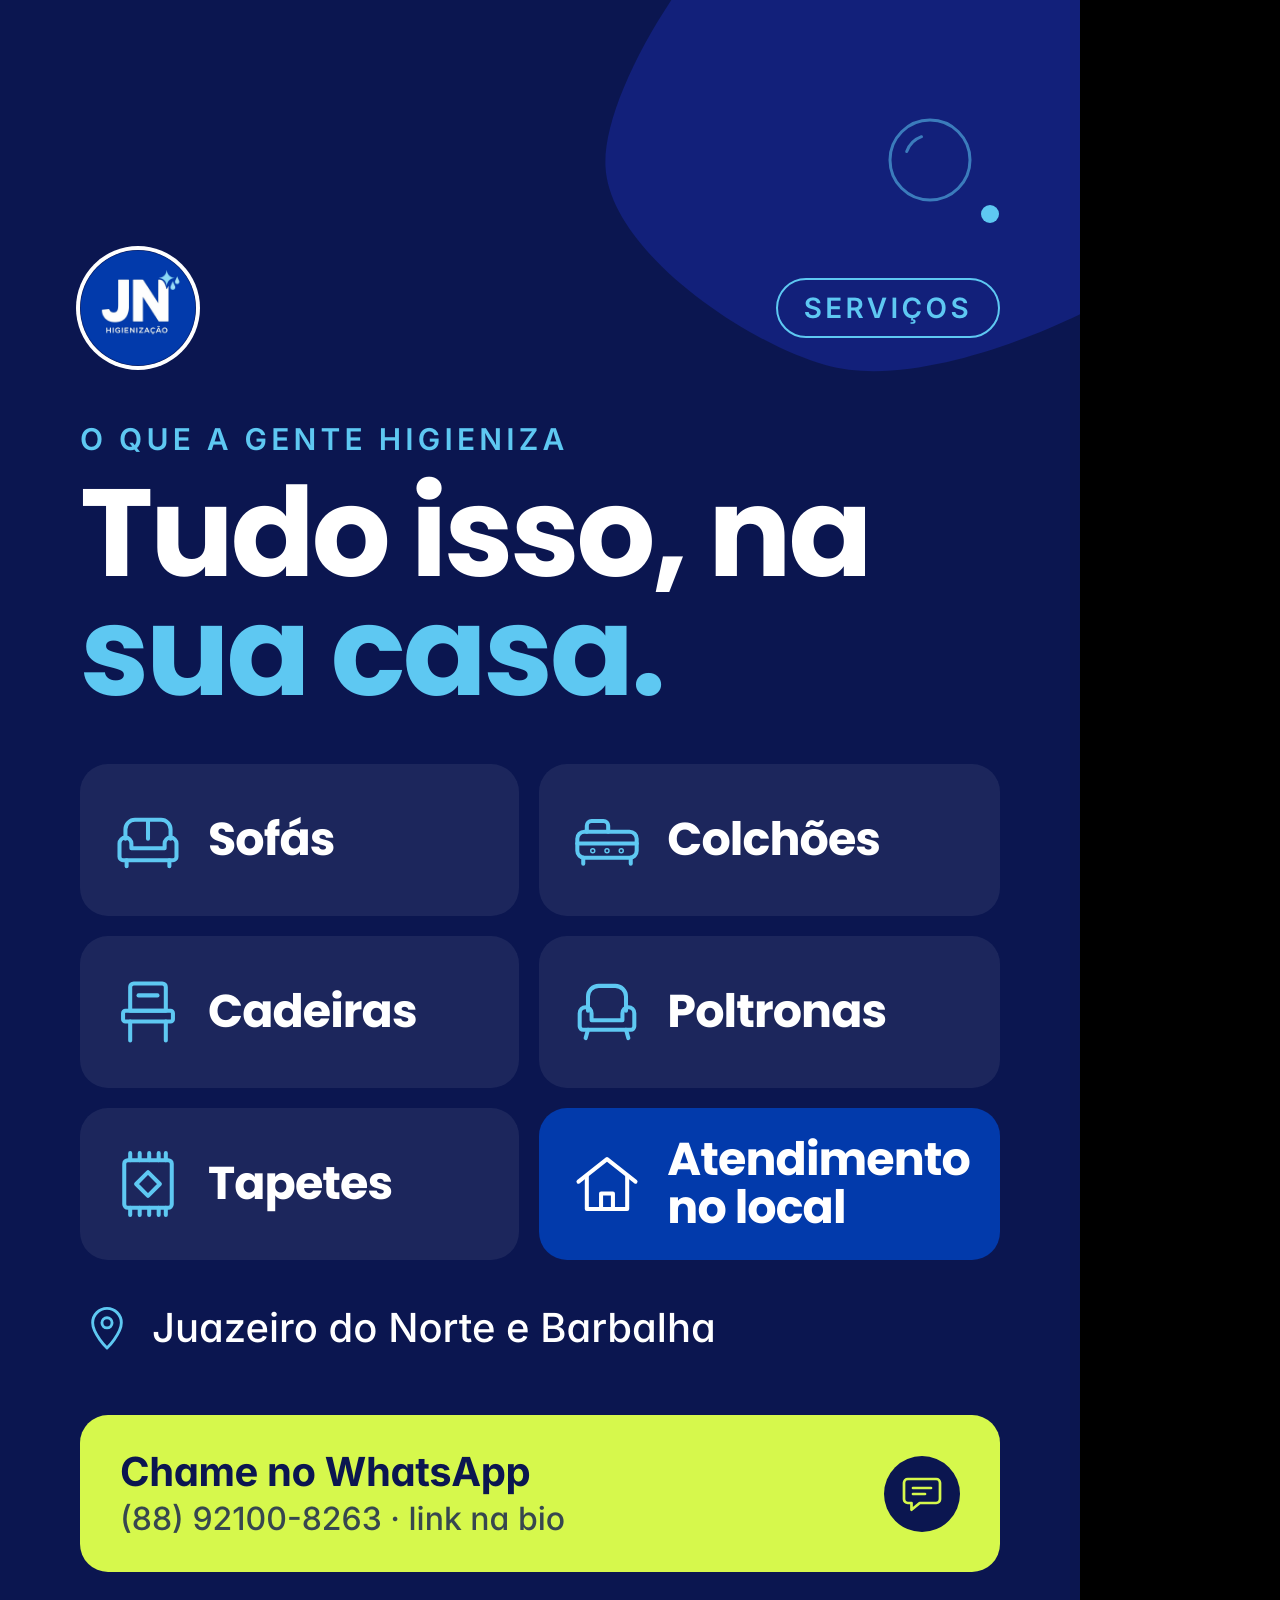
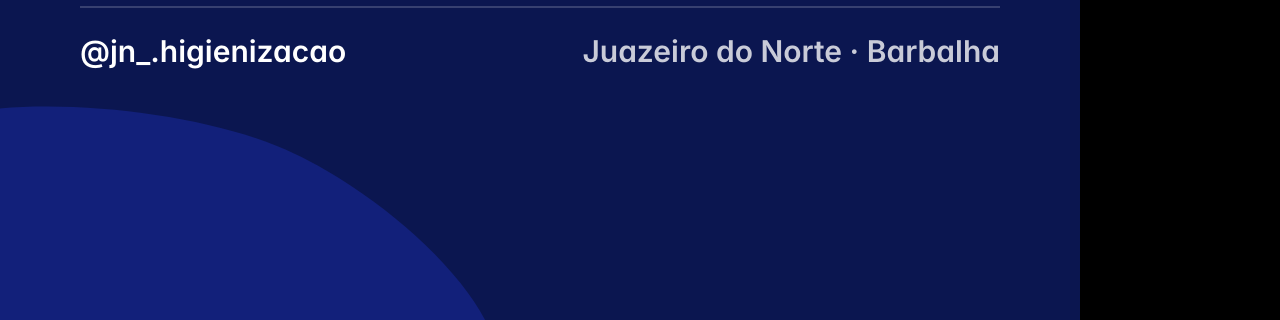
<file: design/templates/story-servicos.html>
<!doctype html>
<!--
  Template: story-servicos  (1080x1920)
  Story fixo (para destaque) com a grade de serviços. Conteúdo entre y=250 e y=1670.
  Campos: selo, rotulo, titulo, itens[{icone,nome}] (5), extra{icone,nome} (6º bloco em destaque),
          local, cta, cta_sub, instagram, cidades, tema (noite|royal)
-->
<html lang="pt-BR"><head><meta charset="utf-8">
<link rel="stylesheet" href="base.css">
<style>
  .s-serv .rotulo { margin-top: 56px; }
  .s-serv .titulo { font-size: 124px; margin-top: 16px; line-height: .96; }
  .s-serv .grade { display: grid; grid-template-columns: 1fr 1fr; gap: 20px; margin-top: 52px; }
  .s-serv .bloco { height: 152px; border-radius: 28px; background: rgba(255,255,255,.07); display: flex; align-items: center; gap: 22px; padding: 0 30px; }
  .s-serv .bloco .ico { width: 76px; height: 76px; color: var(--agua); }
  .s-serv .bloco .ico svg { stroke-width: 3.4; }
  .s-serv .bloco span.n { font-family: var(--f-display); font-weight: 700; font-size: 46px; letter-spacing: -0.02em; color: var(--tx); line-height: 1.05; }
  .s-serv .bloco.destaque { background: var(--royal); }
  .s-serv .bloco.destaque .ico { color: var(--branco); }
  .s-serv .local { display: flex; align-items: center; gap: 18px; margin-top: 40px; font-size: 40px; font-weight: 500; color: var(--tx); }
  .s-serv .local .ico { width: 54px; height: 54px; color: var(--agua); }
  .s-serv .espaco { flex: 1; }
  .s-serv .rodape { margin-top: 34px; }
</style>
<script src="base.js"></script>
</head><body>
<script>
const DEMO = {
  tema: "noite",
  selo: "Serviços",
  rotulo: "O que a gente higieniza",
  titulo: "Tudo isso, na *sua casa.*",
  itens: JN.ITENS_PADRAO,
  extra: { icone: "casa", nome: "Atendimento\nno local" },
  local: "Juazeiro do Norte e Barbalha",
  cta: "Chame no WhatsApp",
  cta_sub: "(88) 92100-8263 · link na bio",
};
JN.montar((s) => `
<div class="canvas story s-serv tema-${s.tema}">
  <div class="deco">
    ${JN.formaBlob({ x: 640, y: -160, w: 620, h: 560, cor: "var(--noite-2)", seed: 4, n: 6, irregular: .18 })}
    ${JN.formaBlob({ x: -240, y: 1700, w: 760, h: 520, cor: "var(--noite-2)", seed: 21, n: 6, irregular: .2 })}
    ${JN.bolha({ x: 930, y: 160, r: 40, cor: "var(--agua)", traco: 3, opacidade: .55 })}
    ${JN.bolha({ x: 990, y: 214, r: 9, cheia: true, cor: "var(--agua)" })}
  </div>
  <div class="conteudo">
    <div class="topo">${JN.marca()}${s.selo ? `<span class="pilula">${JN.esc(s.selo)}</span>` : ""}</div>
    <div class="rotulo">${JN.rico(s.rotulo)}</div>
    <h1 class="titulo" data-fit="90">${JN.rico(s.titulo)}</h1>
    <div class="grade">
      ${s.itens.map((it) => `<div class="bloco">${JN.ico(it.icone, 76)}<span class="n">${JN.esc(it.nome)}</span></div>`).join("")}
      ${s.extra ? `<div class="bloco destaque">${JN.ico(s.extra.icone, 76)}<span class="n">${JN.rico(s.extra.nome)}</span></div>` : ""}
    </div>
    <div class="local">${JN.ico("local", 54, "", 3.4)}<span>${JN.rico(s.local)}</span></div>
    <div class="espaco"></div>
    ${JN.cta(s.cta, s.cta_sub)}
    ${JN.rodape(s)}
  </div>
</div>`, DEMO);
</script>
</body></html>
</file>
<file: design/templates/base.css>
/* =========================================================
   JN Higienização — base visual compartilhada por todos os templates
   Tokens documentados em design/GUIA.md
   ========================================================= */

@font-face { font-family: "Poppins"; font-weight: 400; src: url("../fonts/Poppins-Regular.ttf"); }
@font-face { font-family: "Poppins"; font-weight: 500; src: url("../fonts/Poppins-Medium.ttf"); }
@font-face { font-family: "Poppins"; font-weight: 700; src: url("../fonts/Poppins-Bold.ttf"); }
@font-face { font-family: "Inter"; font-weight: 400; src: url("../fonts/Inter-Regular.otf"); }
@font-face { font-family: "Inter"; font-weight: 500; src: url("../fonts/Inter-Medium.otf"); }
@font-face { font-family: "Inter"; font-weight: 600; src: url("../fonts/Inter-SemiBold.otf"); }
@font-face { font-family: "Inter"; font-weight: 700; src: url("../fonts/Inter-Bold.otf"); }

:root {
  /* paleta */
  --royal: #023AAB;       /* azul do logo oficial (medido no arquivo da marca) */
  --noite: #0B1650;
  --noite-2: #12207A;
  --agua: #5EC8F2;
  --agua-clara: #78C8FF;
  --branco: #FFFFFF;
  --gelo: #EEF3FF;
  --limao: #D6F84C;

  /* grid */
  --m: 80px;          /* margem lateral */
  --topo: 80px;       /* margem superior (feed) */
  --base: 80px;       /* margem inferior (feed) */
  --gap: 24px;        /* gutter */

  /* tipografia */
  --f-display: "Poppins", sans-serif;
  --f-texto: "Inter", sans-serif;
}

* { box-sizing: border-box; margin: 0; padding: 0; }
html, body { background: #000; }
body { -webkit-font-smoothing: antialiased; text-rendering: geometricPrecision; font-kerning: normal; }

/* ---------- canvas ---------- */
.canvas {
  position: relative; overflow: hidden;
  width: 1080px; height: 1350px;
  font-family: var(--f-texto); color: var(--branco);
  font-feature-settings: "ss01" 0, "cv11" 1;
}
.canvas.story { height: 1920px; --topo: 250px; --base: 250px; }

.tema-noite { background: var(--noite); color: var(--branco); --tx: var(--branco); --tx-2: rgba(255,255,255,.78); --acento: var(--agua); --linha: rgba(255,255,255,.18); }
.tema-royal { background: var(--royal); color: var(--branco); --tx: var(--branco); --tx-2: rgba(255,255,255,.84); --acento: var(--agua-clara); --linha: rgba(255,255,255,.24); }
.tema-gelo  { background: var(--gelo);  color: var(--noite);  --tx: var(--noite);  --tx-2: rgba(11,22,80,.74);  --acento: var(--royal); --linha: rgba(11,22,80,.14); }

/* camada decorativa (blobs, bolhas) sempre atrás do conteúdo */
.deco { position: absolute; inset: 0; pointer-events: none; }
.deco svg { position: absolute; overflow: visible; }
.conteudo > * { position: relative; z-index: 1; }
.conteudo > .meio, .conteudo > .bloco { z-index: 0; }
.conteudo { position: absolute; inset: var(--topo) var(--m) var(--base) var(--m); display: flex; flex-direction: column; }

/* ---------- tipografia ---------- */
.display { font-family: var(--f-display); font-weight: 700; line-height: .9; letter-spacing: -0.035em; color: var(--tx); }
.titulo  { font-family: var(--f-display); font-weight: 700; line-height: 1.02; letter-spacing: -0.025em; color: var(--tx); }
.corpo   { font-family: var(--f-texto); font-weight: 400; font-size: 40px; line-height: 1.34; color: var(--tx-2); letter-spacing: -0.005em; }
.corpo strong { font-weight: 600; color: var(--tx); }
.rotulo  { font-family: var(--f-texto); font-weight: 600; font-size: 30px; letter-spacing: .14em; text-transform: uppercase; color: var(--acento); }
.acento  { color: var(--acento); }
.limao   { color: var(--limao); }
.ponto   { color: var(--agua); }

/* ---------- assinatura da marca ---------- */
/* logo oficial (design/logo-oficial/logo.png). Não redesenhar. Em fundo escuro ou royal
   recebe um anel branco fino para não se misturar ao azul. */
.marca { display: flex; align-items: center; }
.marca img, img.logo-oficial { display: block; width: 116px; height: 116px; border-radius: 50%; }
.tema-noite .marca img, .tema-royal .marca img,
.tema-noite img.logo-oficial, .tema-royal img.logo-oficial { box-shadow: 0 0 0 4px var(--branco); }
.tema-gelo .marca img, .tema-gelo img.logo-oficial { box-shadow: 0 6px 18px rgba(2,58,171,.18); }

.topo { display: flex; align-items: center; justify-content: space-between; }

.pilula {
  display: inline-flex; align-items: center; gap: 12px;
  font-family: var(--f-texto); font-weight: 600; font-size: 28px; letter-spacing: .12em; text-transform: uppercase;
  padding: 14px 26px; border-radius: 999px; border: 2px solid var(--acento); color: var(--acento); line-height: 1;
}
.pilula.cheia { background: var(--limao); border-color: var(--limao); color: var(--noite); }

.rodape {
  display: flex; align-items: center; justify-content: space-between;
  font-family: var(--f-texto); font-weight: 600; font-size: 30px; color: var(--tx-2);
  padding-top: 26px; border-top: 2px solid var(--linha);
}
.rodape .handle { color: var(--tx); }

/* ---------- CTA ---------- */
.cta {
  display: flex; align-items: center; justify-content: space-between; gap: 24px;
  background: var(--limao); color: var(--noite);
  border-radius: 28px; padding: 34px 40px;
  font-family: var(--f-texto); font-weight: 700; font-size: 40px; line-height: 1.15; letter-spacing: -0.01em;
}
.cta .seta { flex: none; width: 76px; height: 76px; border-radius: 50%; background: var(--noite); color: var(--limao); display: grid; place-items: center; }
.cta.branco { background: var(--branco); }
.cta.branco .seta { background: var(--royal); color: var(--branco); }
.cta small { display: block; font-weight: 500; font-size: 32px; opacity: .78; margin-top: 6px; letter-spacing: 0; }

/* ---------- ícones ---------- */
.ico { display: inline-block; flex: none; }
.ico svg { display: block; width: 100%; height: 100%; }
.selo-ico { flex: none; display: grid; place-items: center; border-radius: 50%; }

/* lista de itens atendidos */
.itens { display: flex; flex-direction: column; gap: 20px; }
.itens li { list-style: none; display: flex; align-items: center; gap: 20px; font-size: 38px; font-weight: 500; color: var(--tx); line-height: 1; }
.itens .ico { width: 56px; height: 56px; color: var(--acento); }
.itens .ico svg { stroke-width: 3.6; }

/* bloco de oferta */
.oferta { display: flex; flex-direction: column; position: relative; z-index: 0; }
.fundo-oferta { position: absolute; z-index: -1; pointer-events: none; }
.fundo-oferta svg { width: 100%; height: 100%; display: block; overflow: visible; }
.oferta .valor { display: flex; align-items: flex-start; font-family: var(--f-display); font-weight: 700; color: var(--limao); letter-spacing: -0.05em; line-height: .8; }
.oferta .valor .pct { font-size: .5em; letter-spacing: -0.02em; margin-left: .04em; margin-top: .06em; }
.oferta .valor .off { display: flex; flex-direction: column; font-size: .3em; letter-spacing: 0; line-height: .92; margin-left: .14em; margin-top: .1em; }
.oferta .quem { font-family: var(--f-texto); font-weight: 500; font-size: 40px; line-height: 1.25; color: var(--tx); margin-top: 26px; }

/* ---------- animação (usada pelo reel.py) ---------- */
.animar .a { animation-duration: .7s; animation-fill-mode: both; animation-timing-function: cubic-bezier(.2,.8,.2,1); }
.animar .a-sobe   { animation-name: sobe; }
.animar .a-surge  { animation-name: surge; }
.animar .a-escala { animation-name: escala; animation-timing-function: cubic-bezier(.2,1.3,.4,1); }
.animar .a-mascara{ animation-name: mascara; animation-duration: .8s; }
.animar .a-esq    { animation-name: esq; }
.animar .zoom     { animation: zoom var(--dur, 4s) linear both; transform-origin: 60% 50%; }
.animar .flutua   { animation: flutua var(--dur, 4s) ease-in-out both; }
@keyframes sobe   { from { opacity: 0; transform: translateY(70px); } to { opacity: 1; transform: none; } }
@keyframes surge  { from { opacity: 0; } to { opacity: 1; } }
@keyframes escala { from { opacity: 0; transform: scale(.6); } to { opacity: 1; transform: none; } }
@keyframes mascara{ from { clip-path: inset(0 0 100% 0); transform: translateY(40px); } to { clip-path: inset(0 0 -20% 0); transform: none; } }
@keyframes esq    { from { opacity: 0; transform: translateX(-60px); } to { opacity: 1; transform: none; } }
@keyframes zoom   { from { transform: scale(1); } to { transform: scale(1.08); } }
@keyframes flutua { from { transform: translateY(30px); } to { transform: translateY(-30px); } }

/* chips de itens (horizontal, quebra linha) */
.chips { display: flex; flex-wrap: wrap; gap: 16px; }
.chips span.chip { display: inline-flex; align-items: center; gap: 14px; padding: 16px 28px 16px 20px; border-radius: 999px; border: 2px solid var(--linha); font-size: 38px; font-weight: 500; color: var(--tx); line-height: 1; }
.chips .ico { width: 50px; height: 50px; color: var(--acento); }
.chips .ico svg { stroke-width: 3.6; }

/* selo de ícone em blob */
.selo-blob { position: relative; display: grid; place-items: center; flex: none; }
.selo-blob .sb-fundo { position: absolute; inset: 0; width: 100%; height: 100%; overflow: visible; }
.selo-blob .ico { position: relative; }

/* progresso do carrossel */
.progresso { display: flex; gap: 10px; }
.progresso i { display: block; width: 44px; height: 8px; border-radius: 8px; background: var(--linha); }
.progresso i.ja { background: var(--tx-2); opacity: .5; }
.progresso i.on { width: 88px; background: var(--acento); }

.arraste { display: inline-flex; align-items: center; gap: 12px; font-weight: 600; font-size: 30px; color: var(--tx); }
.arraste .ico { width: 40px; height: 40px; color: var(--acento); }
</file>
